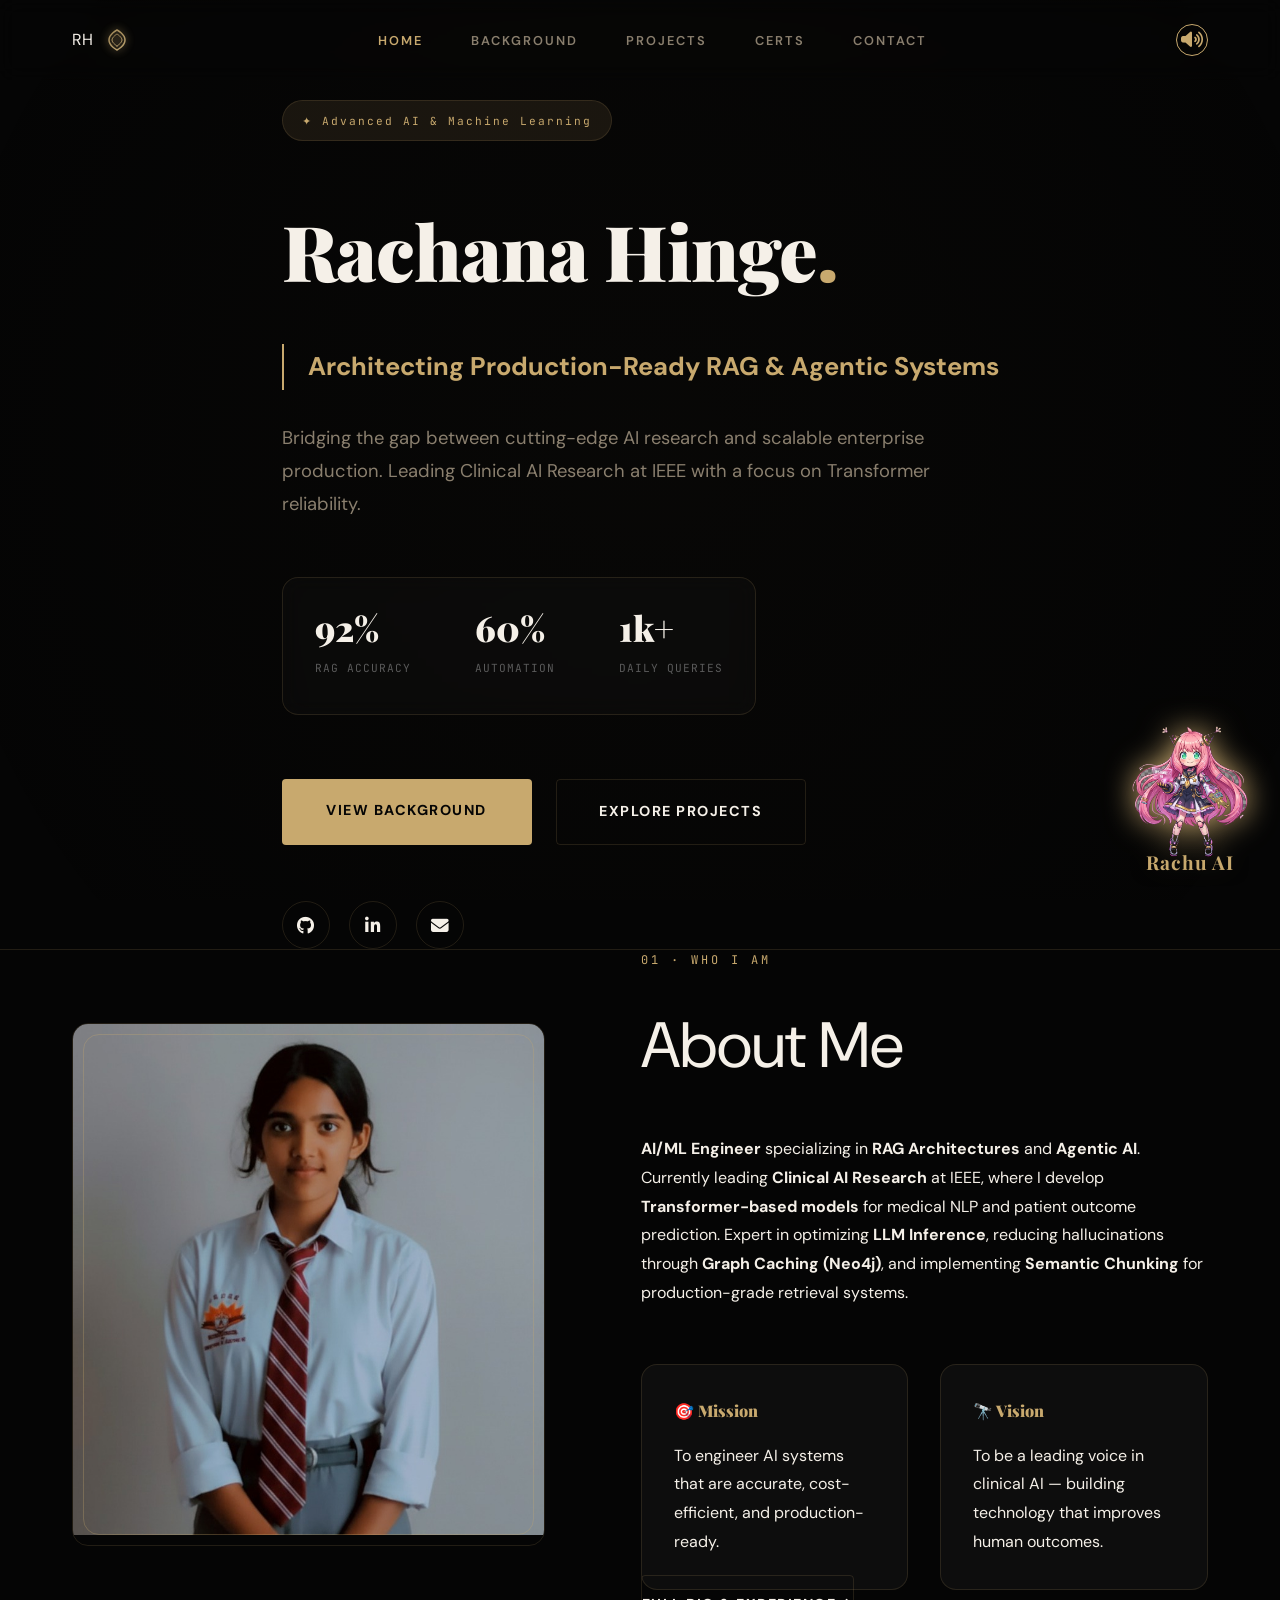
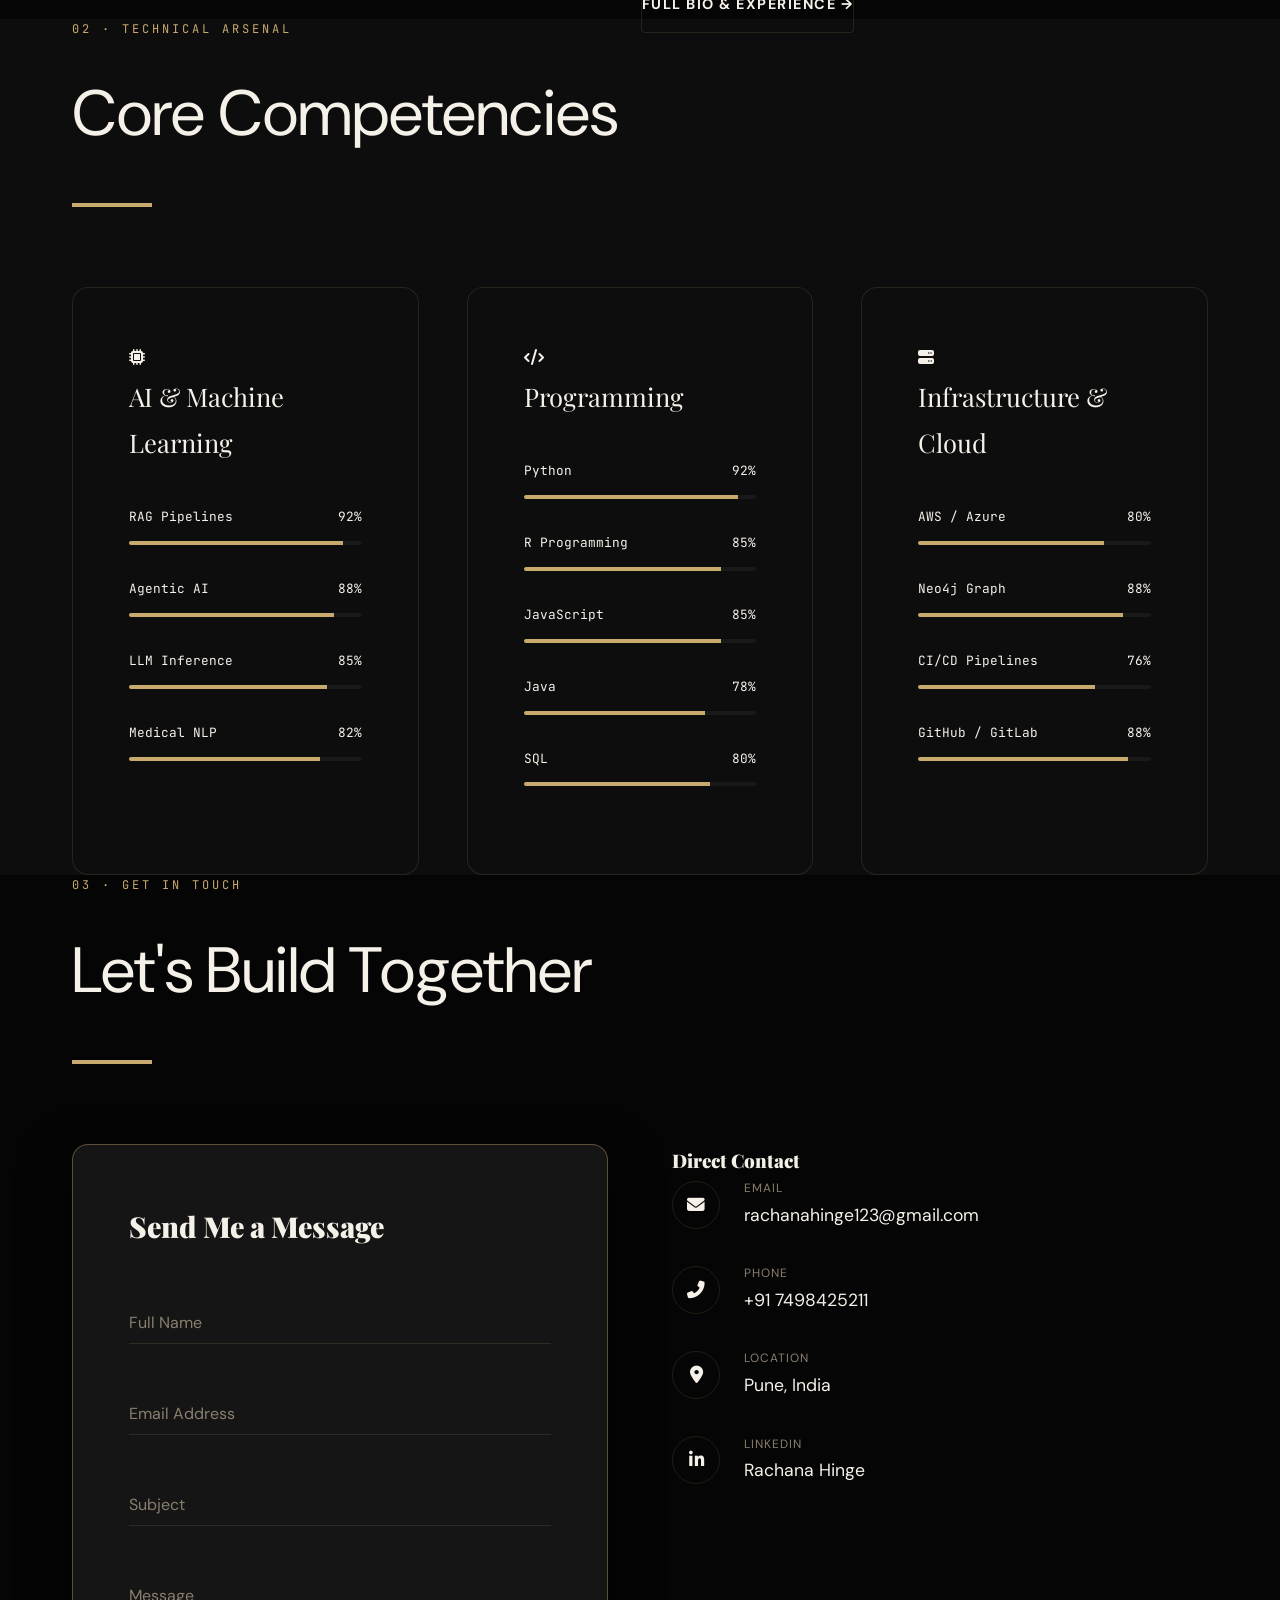
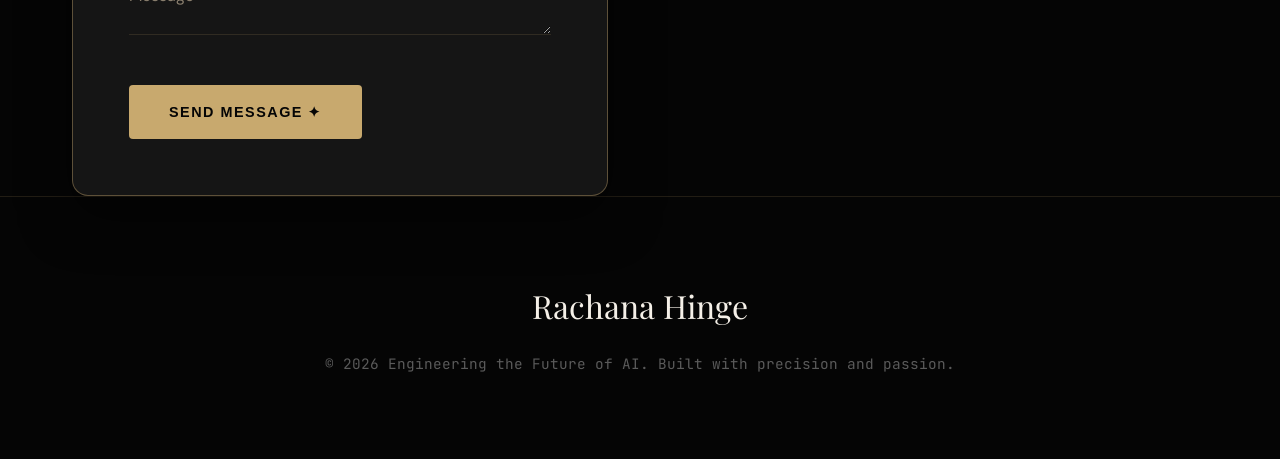
<file: index.html>
<!DOCTYPE html>
<html lang="en">
<head>
    <meta charset="UTF-8"/>
    <meta name="viewport" content="width=device-width,initial-scale=1.0"/>
    <title>Rachana Hinge — AI/ML Engineer</title>
    <link href="https://fonts.googleapis.com/css2?family=Playfair+Display:ital,wght@0,400;0,700;0,900;1,400&family=DM+Sans:wght@300;400;500;600&family=JetBrains+Mono:wght@400;600&display=swap" rel="stylesheet"/>
    <link rel="stylesheet" href="https://cdnjs.cloudflare.com/ajax/libs/font-awesome/6.5.0/css/all.min.css"/>
    <link rel="stylesheet" href="style.css"/>
</head>
<body>
    <script>
        (function() {
            const dark = localStorage.getItem('theme') !== 'light';
            if (!dark) document.body.classList.add('day-mode');
        })();
    </script>

<div class="bg-mesh"></div>
<canvas id="neural-canvas"></canvas>

<nav id="navbar">
    <div class="section-inner" style="display:flex; justify-content:space-between; align-items:center; width:100%;">
        <div style="display:flex; align-items:center; gap:12px;">
            <a href="index.html" class="logo">RH</a>
            <svg width="24" height="24" viewBox="0 0 24 24" fill="none" xmlns="http://www.w3.org/2000/svg" style="opacity:0.8; filter: drop-shadow(0 0 5px var(--accent-gold));">
                <path d="M12 22C12 22 20 18 20 12C20 6 12 2 12 2C12 2 4 6 4 12C4 18 12 22 12 22Z" stroke="url(#goldGradient)" stroke-width="1.5" stroke-linecap="round"/>
                <path d="M12 18C12 18 17 15 17 12C17 9 12 6 12 6C12 6 7 9 7 12C7 15 12 18 12 18Z" stroke="url(#goldGradient)" stroke-width="1" stroke-linecap="round"/>
                <defs><linearGradient id="goldGradient" x1="4" y1="2" x2="20" y2="22" gradientUnits="userSpaceOnUse"><stop stop-color="#c8a96e"/><stop offset="1" stop-color="#e8c98a"/></linearGradient></defs>
            </svg>
        </div>
        <ul class="nav-links">
            <li><a href="index.html" class="active">Home</a></li>
            <li><a href="background.html">Background</a></li>
            <li><a href="projects.html">Projects</a></li>
            <li><a href="certifications.html">Certs</a></li>
            <li><a href="index.html#contact">Contact</a></li>
        </ul>
        <div id="nav-actions" style="display:flex; gap:10px;"></div>
    </div>
</nav>

<section id="landing">
  <div class="section-inner">
      <div class="hero-content">
        <div class="hero-tag lowercase">✦ Advanced AI & Machine Learning</div>
        <h1 class="hero-name">Rachana Hinge<span>.</span></h1>
        <div class="hero-desig">Architecting Production-Ready RAG & Agentic Systems</div>
        <p class="hero-intro">Bridging the gap between cutting-edge AI research and scalable enterprise production. Leading Clinical AI Research at IEEE with a focus on Transformer reliability.</p>
        
        <div class="hero-stats">
            <div class="stat-item">
                <span class="stat-num">92%</span>
                <span class="stat-label">RAG Accuracy</span>
            </div>
            <div class="stat-item">
                <span class="stat-num">60%</span>
                <span class="stat-label">Automation</span>
            </div>
            <div class="stat-item">
                <span class="stat-num">1k+</span>
                <span class="stat-label">Daily Queries</span>
            </div>
        </div>

        <div class="cta-row">
          <a href="background.html" class="btn-primary">View Background</a>
          <a href="projects.html" class="btn-outline">Explore Projects</a>
        </div>

        <div class="social-row" style="margin-top: 3rem;">
          <a href="https://github.com/Rachana-88Developer" target="_blank" class="social-icon"><i class="fab fa-github"></i></a>
          <a href="https://linkedin.com/in/rachana-hinge" target="_blank" class="social-icon"><i class="fab fa-linkedin-in"></i></a>
          <a href="mailto:rachanahinge123@gmail.com" class="social-icon"><i class="fas fa-envelope"></i></a>
        </div>
      </div>
  </div>
</section>

<section id="about" style="border-top:1px solid var(--border-subtle);">
  <div class="section-inner">
    <div class="about-grid">
      <div class="about-photo-wrap reveal">
        <div class="about-photo" style="box-shadow: 0 0 50px var(--glow);">
            <img src="assets/Profile.jpg" alt="Rachana Hinge">
            <div style="position: absolute; inset: 0; border: 1px solid var(--accent-gold); border-radius: var(--radius-lg); opacity: 0.3; margin: 10px; pointer-events: none;"></div>
        </div>
      </div>
      <div class="reveal about-text">
        <div class="section-label">01 · Who I Am</div>
        <div class="section-title">About Me</div>
        <p><strong>AI/ML Engineer</strong> specializing in <strong>RAG Architectures</strong> and <strong>Agentic AI</strong>. Currently leading <strong>Clinical AI Research</strong> at IEEE, where I develop <strong>Transformer-based models</strong> for medical NLP and patient outcome prediction. Expert in optimizing <strong>LLM Inference</strong>, reducing hallucinations through <strong>Graph Caching (Neo4j)</strong>, and implementing <strong>Semantic Chunking</strong> for production-grade retrieval systems.</p>
        <div class="mv-grid">
          <div class="mv-card">
            <h4>🎯 Mission</h4>
            <p>To engineer AI systems that are accurate, cost-efficient, and production-ready.</p>
          </div>
          <div class="mv-card">
            <h4>🔭 Vision</h4>
            <p>To be a leading voice in clinical AI — building technology that improves human outcomes.</p>
          </div>
        </div>
        <a href="background.html" class="btn-outline" style="margin-top:2.5rem;">Full Bio & Experience →</a>
      </div>
    </div>
  </div>
</section>

<section id="skills" style="background:var(--bg-card);">
  <div class="section-inner">
    <div class="section-label">02 · Technical Arsenal</div>
    <div class="section-title">Core Competencies</div>
    <div class="section-line"></div>
    <div class="skills-grid">
        <div class="skill-card reveal">
          <div class="skill-icon-wrap"><i class="fas fa-microchip"></i></div>
          <div class="skill-cat">AI & Machine Learning</div>
          <div class="skill-item"><div class="skill-row"><span>RAG Pipelines</span><span>92%</span></div><div class="skill-bar"><div class="skill-fill" data-width="92%"></div></div></div>
          <div class="skill-item"><div class="skill-row"><span>Agentic AI</span><span>88%</span></div><div class="skill-bar"><div class="skill-fill" data-width="88%"></div></div></div>
          <div class="skill-item"><div class="skill-row"><span>LLM Inference</span><span>85%</span></div><div class="skill-bar"><div class="skill-fill" data-width="85%"></div></div></div>
          <div class="skill-item"><div class="skill-row"><span>Medical NLP</span><span>82%</span></div><div class="skill-bar"><div class="skill-fill" data-width="82%"></div></div></div>
        </div>
        <div class="skill-card reveal">
          <div class="skill-icon-wrap"><i class="fas fa-code"></i></div>
          <div class="skill-cat">Programming</div>
          <div class="skill-item"><div class="skill-row"><span>Python</span><span>92%</span></div><div class="skill-bar"><div class="skill-fill" data-width="92%"></div></div></div>
          <div class="skill-item"><div class="skill-row"><span>R Programming</span><span>85%</span></div><div class="skill-bar"><div class="skill-fill" data-width="85%"></div></div></div>
          <div class="skill-item"><div class="skill-row"><span>JavaScript</span><span>85%</span></div><div class="skill-bar"><div class="skill-fill" data-width="85%"></div></div></div>
          <div class="skill-item"><div class="skill-row"><span>Java</span><span>78%</span></div><div class="skill-bar"><div class="skill-fill" data-width="78%"></div></div></div>
          <div class="skill-item"><div class="skill-row"><span>SQL</span><span>80%</span></div><div class="skill-bar"><div class="skill-fill" data-width="80%"></div></div></div>
        </div>
        <div class="skill-card reveal">
          <div class="skill-icon-wrap"><i class="fas fa-server"></i></div>
          <div class="skill-cat">Infrastructure & Cloud</div>
          <div class="skill-item"><div class="skill-row"><span>AWS / Azure</span><span>80%</span></div><div class="skill-bar"><div class="skill-fill" data-width="80%"></div></div></div>
          <div class="skill-item"><div class="skill-row"><span>Neo4j Graph</span><span>88%</span></div><div class="skill-bar"><div class="skill-fill" data-width="88%"></div></div></div>
          <div class="skill-item"><div class="skill-row"><span>CI/CD Pipelines</span><span>76%</span></div><div class="skill-bar"><div class="skill-fill" data-width="76%"></div></div></div>
          <div class="skill-item"><div class="skill-row"><span>GitHub / GitLab</span><span>88%</span></div><div class="skill-bar"><div class="skill-fill" data-width="90%"></div></div></div>
        </div>
    </div>
  </div>
</section>

<section id="contact">
  <div class="section-inner">
    <div class="section-label">03 · Get In Touch</div>
    <div class="section-title">Let's Build Together</div>
    <div class="section-line"></div>
    <div class="contact-grid">
      <div class="form-card reveal">
        <h3>Send Me a Message</h3>
        <div class="field-wrap">
          <input type="text" id="f-name" required placeholder=" "/>
          <label class="field-label" for="f-name">Full Name</label>
        </div>
        <div class="field-wrap">
          <input type="email" id="f-email" required placeholder=" "/>
          <label class="field-label" for="f-email">Email Address</label>
        </div>
        <div class="field-wrap">
          <input type="text" id="f-subj" required placeholder=" "/>
          <label class="field-label" for="f-subj">Subject</label>
        </div>
        <div class="field-wrap">
          <textarea id="f-msg" required placeholder=" "></textarea>
          <label class="field-label" for="f-msg">Message</label>
        </div>
        <button class="send-btn" onclick="sendMsg()">Send Message ✦</button>
      </div>
      <div class="contact-info reveal">
        <h3>Direct Contact</h3>
        <div class="info-row" style="margin-bottom:2rem; display:flex; gap:1.5rem; align-items:center;">
          <a href="mailto:rachanahinge123@gmail.com" class="social-icon" style="text-decoration:none;"><i class="fas fa-envelope"></i></a>
          <div><div style="font-size:0.75rem; text-transform:uppercase; color:var(--text-secondary); letter-spacing:1px;">Email</div><div style="font-size:1.1rem;"><a href="mailto:rachanahinge123@gmail.com" style="color:var(--text-primary); text-decoration:none;">rachanahinge123@gmail.com</a></div></div>
        </div>
        <div class="info-row" style="margin-bottom:2rem; display:flex; gap:1.5rem; align-items:center;">
          <a href="tel:+917498425211" class="social-icon" style="text-decoration:none;"><i class="fas fa-phone-alt"></i></a>
          <div><div style="font-size:0.75rem; text-transform:uppercase; color:var(--text-secondary); letter-spacing:1px;">Phone</div><div style="font-size:1.1rem;"><a href="tel:+917498425211" style="color:var(--text-primary); text-decoration:none;">+91 7498425211</a></div></div>
        </div>
        <div class="info-row" style="margin-bottom:2rem; display:flex; gap:1.5rem; align-items:center;">
          <div class="social-icon"><i class="fas fa-map-marker-alt"></i></div>
          <div><div style="font-size:0.75rem; text-transform:uppercase; color:var(--text-secondary); letter-spacing:1px;">Location</div><div style="font-size:1.1rem; color:var(--text-primary);">Pune, India</div></div>
        </div>
        <div class="info-row" style="display:flex; gap:1.5rem; align-items:center;">
          <a href="https://linkedin.com/in/rachana-hinge" target="_blank" class="social-icon" style="text-decoration:none;"><i class="fab fa-linkedin-in"></i></a>
          <div><div style="font-size:0.75rem; text-transform:uppercase; color:var(--text-secondary); letter-spacing:1px;">LinkedIn</div><div style="font-size:1.1rem;"><a href="https://linkedin.com/in/rachana-hinge" target="_blank" style="color:var(--text-primary); text-decoration:none;">Rachana Hinge</a></div></div>
        </div>
      </div>
    </div>
  </div>
</section>

<!-- CHATBOT -->
<div class="bot-toggle">
    <img src="assets/rachu-avatar.png" alt="Rachu" class="toggle-avatar">
    <span class="toggle-name">Rachu AI</span>
</div>
<div class="bot-window">
    <div class="bot-header">
        <div style="display:flex; align-items:center; gap:12px;">
            <img src="assets/rachu-avatar.png" alt="AI Avatar" class="bot-avatar">
            <span>Rachana</span>
        </div>
        <div class="bot-close" style="cursor:pointer; opacity:0.6;"><i class="fas fa-times"></i></div>
    </div>
    <div class="bot-messages" id="bot-messages">
        <div class="bot-msg ai">Hi. Ready.</div>
    </div>
    <div class="bot-input-area">
        <input type="text" class="bot-input" id="bot-input" placeholder="Ask about her projects...">
        <button class="bot-send" id="bot-send"><i class="fas fa-paper-plane"></i></button>
    </div>
</div>

<footer>
    <div class="section-inner">
        <div class="footer-name">Rachana Hinge</div>
        <div class="footer-copy">© 2026 Engineering the Future of AI. Built with precision and passion.</div>
    </div>
</footer>

<script src="main.js"></script>
</body>
</html>
</file>
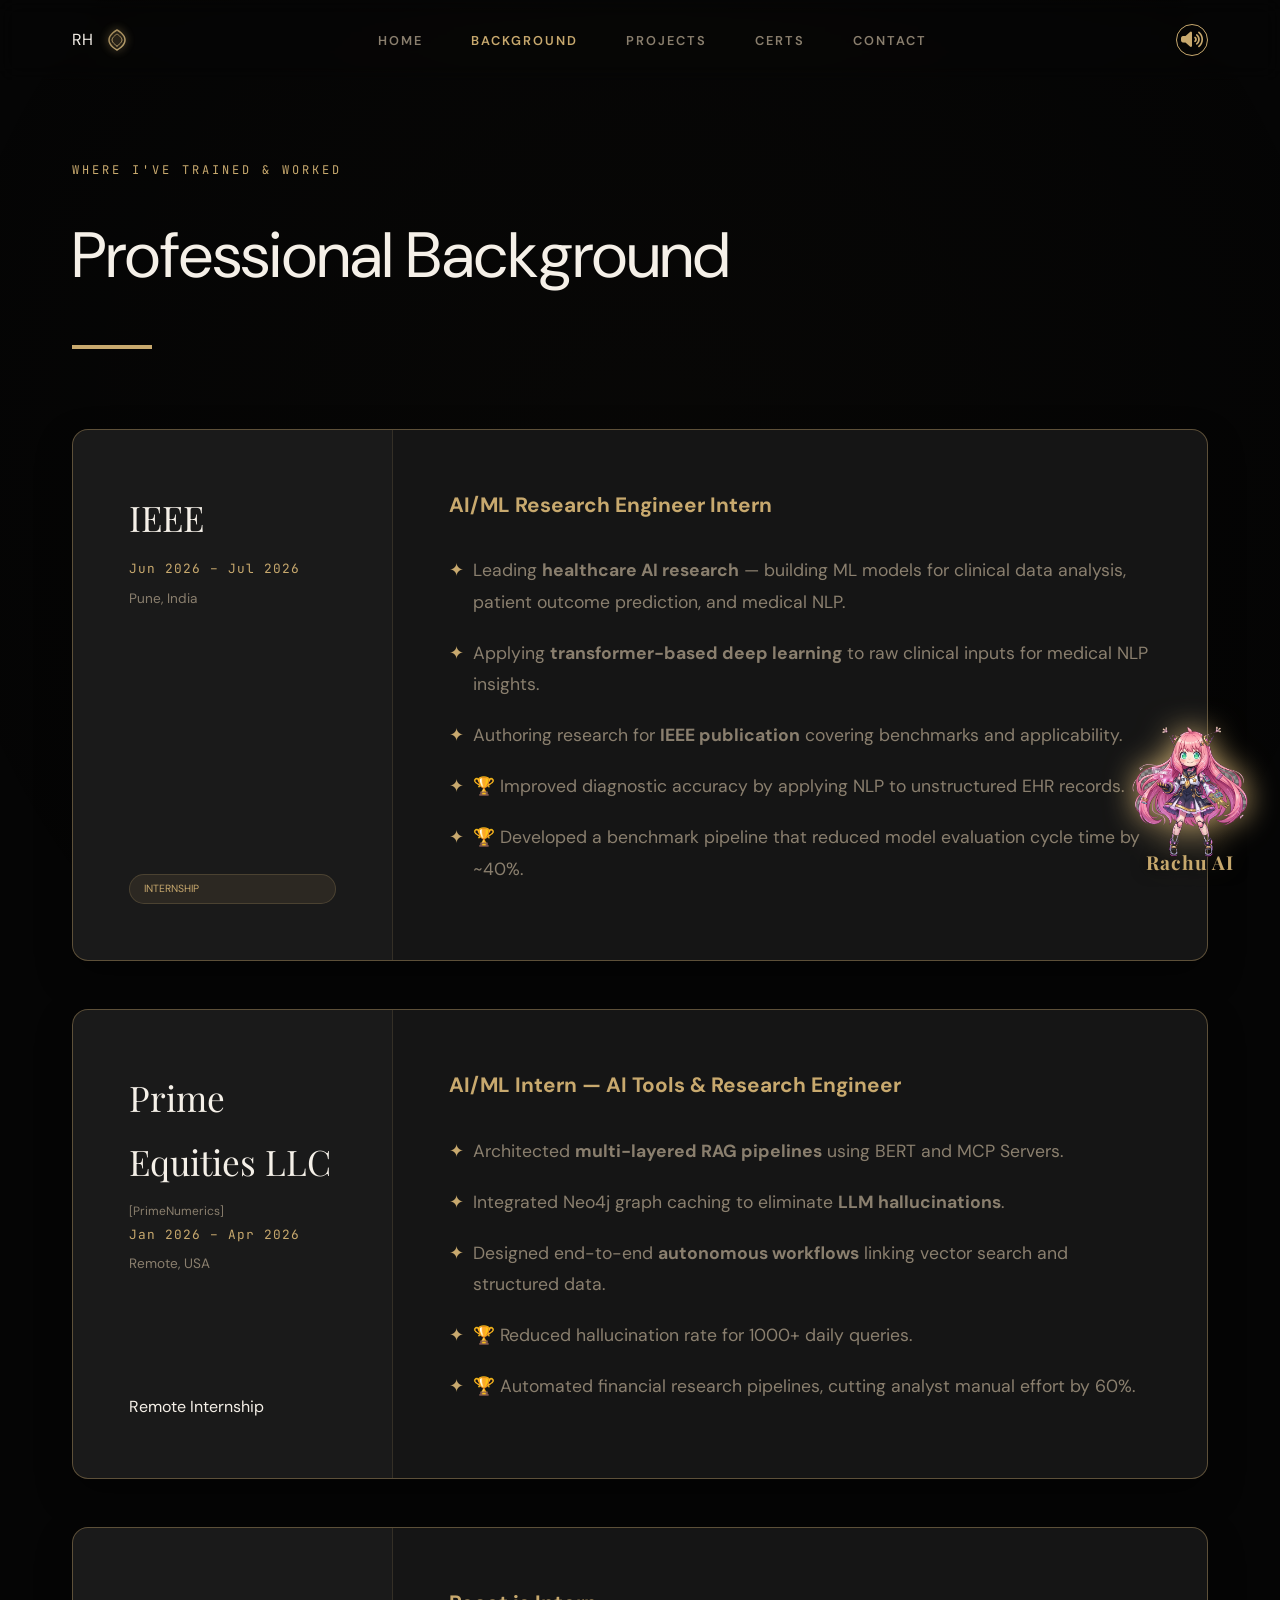
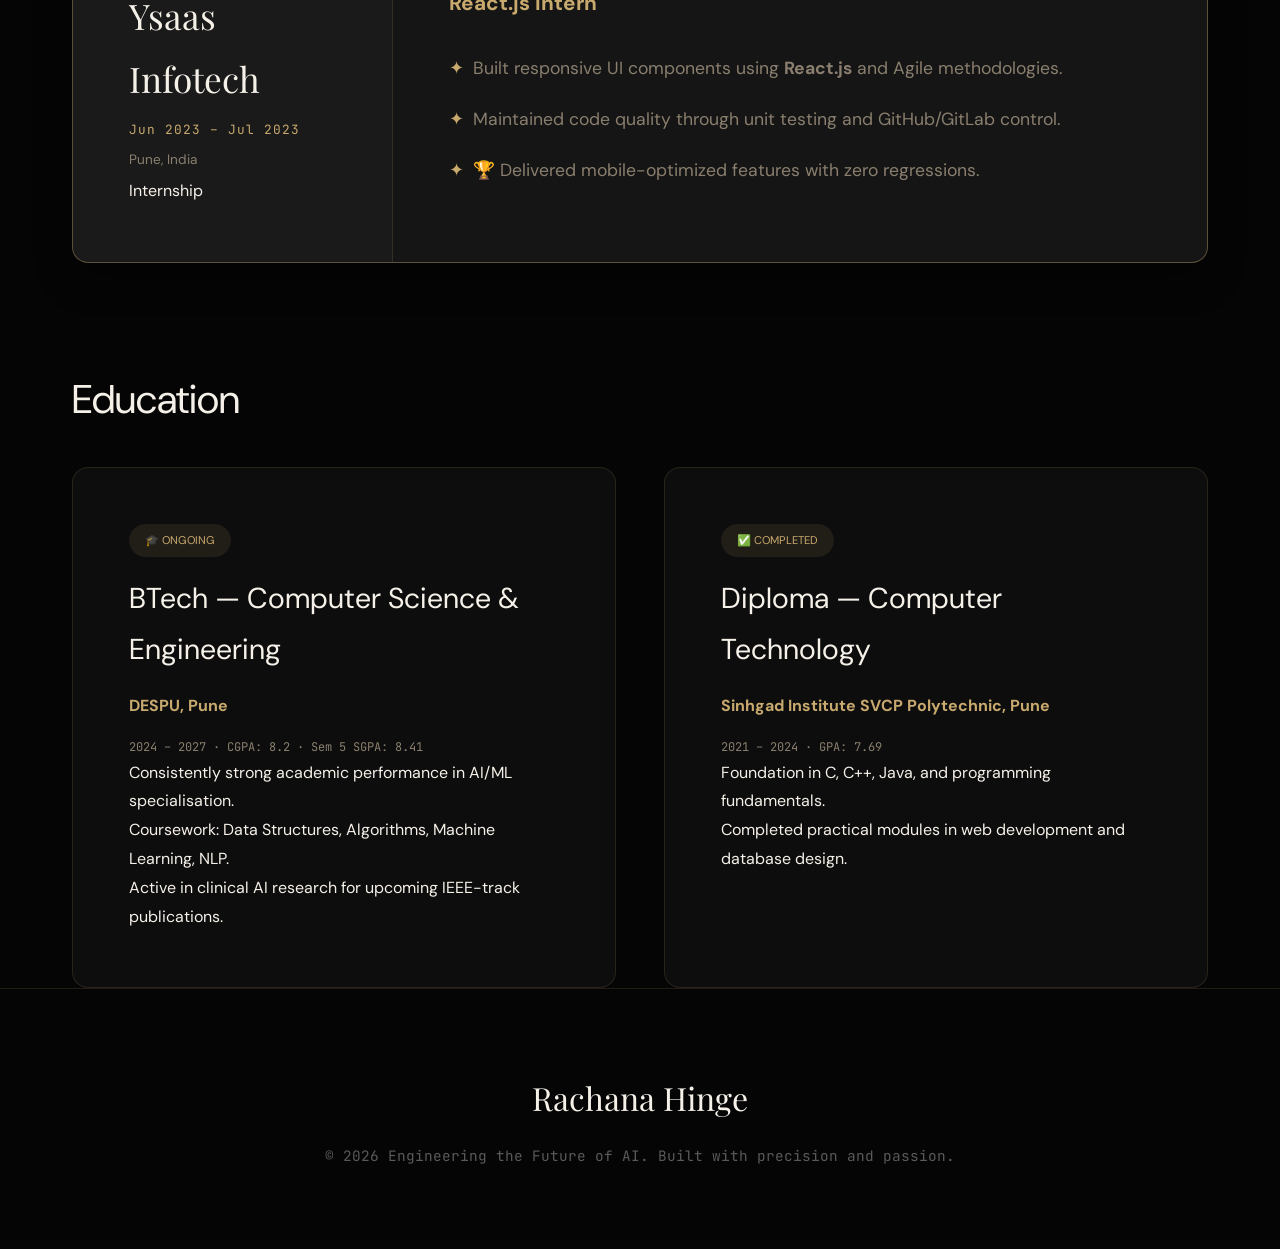
<file: background.html>
<!DOCTYPE html>
<html lang="en">
<head>
    <meta charset="UTF-8"/>
    <meta name="viewport" content="width=device-width,initial-scale=1.0"/>
    <title>Background — Rachana Hinge</title>
    <link href="https://fonts.googleapis.com/css2?family=Playfair+Display:ital,wght@0,400;0,700;0,900;1,400&family=DM+Sans:wght@300;400;500;600&family=JetBrains+Mono:wght@400;600&display=swap" rel="stylesheet"/>
    <link rel="stylesheet" href="https://cdnjs.cloudflare.com/ajax/libs/font-awesome/6.5.0/css/all.min.css"/>
    <link rel="stylesheet" href="style.css"/>
</head>
<body>

<div class="bg-mesh"></div>
<canvas id="neural-canvas"></canvas>

<nav id="navbar">
    <div class="section-inner" style="display:flex; justify-content:space-between; align-items:center; width:100%;">
        <div style="display:flex; align-items:center; gap:12px;">
            <a href="index.html" class="logo">RH</a>
            <svg width="24" height="24" viewBox="0 0 24 24" fill="none" xmlns="http://www.w3.org/2000/svg" style="opacity:0.8; filter: drop-shadow(0 0 5px var(--accent-gold));">
                <path d="M12 22C12 22 20 18 20 12C20 6 12 2 12 2C12 2 4 6 4 12C4 18 12 22 12 22Z" stroke="url(#goldGradient)" stroke-width="1.5" stroke-linecap="round"/>
                <path d="M12 18C12 18 17 15 17 12C17 9 12 6 12 6C12 6 7 9 7 12C7 15 12 18 12 18Z" stroke="url(#goldGradient)" stroke-width="1" stroke-linecap="round"/>
                <defs><linearGradient id="goldGradient" x1="4" y1="2" x2="20" y2="22" gradientUnits="userSpaceOnUse"><stop stop-color="#c8a96e"/><stop offset="1" stop-color="#e8c98a"/></linearGradient></defs>
            </svg>
        </div>
        <ul class="nav-links">
            <li><a href="index.html">Home</a></li>
            <li><a href="background.html" class="active">Background</a></li>
            <li><a href="projects.html">Projects</a></li>
            <li><a href="certifications.html">Certs</a></li>
            <li><a href="index.html#contact">Contact</a></li>
        </ul>
        <div id="nav-actions" style="display:flex; gap:10px;"></div>
    </div>
</nav>

<section style="padding-top:160px;">
    <div class="section-inner">
        <div class="section-label">Where I've Trained & Worked</div>
        <div class="section-title">Professional Background</div>
        <div class="section-line"></div>

        <div id="experience">
            <!-- IEEE -->
            <div class="exp-card reveal">
                <div class="exp-left">
                  <div>
                    <div class="exp-company">IEEE</div>
                    <div class="exp-duration">Jun 2026 – Jul 2026</div>
                    <div style="font-size:.85rem;color:var(--text-secondary);margin-top:.4rem">Pune, India</div>
                  </div>
                  <span class="exp-type" style="display:inline-block;background:rgba(200,169,110,.1);color:var(--accent-gold);border:1px solid rgba(200,169,110,.2);border-radius:50px;font-size:.65rem;padding:.3rem .9rem;text-transform:uppercase;margin-top:1.5rem;">Internship</span>
                </div>
                <div class="exp-right">
                  <div class="exp-role">AI/ML Research Engineer Intern</div>
                  <ul class="exp-list">
                    <li>Leading <strong>healthcare AI research</strong> — building ML models for clinical data analysis, patient outcome prediction, and medical NLP.</li>
                    <li>Applying <strong>transformer-based deep learning</strong> to raw clinical inputs for medical NLP insights.</li>
                    <li>Authoring research for <strong>IEEE publication</strong> covering benchmarks and applicability.</li>
                    <li>🏆 Improved diagnostic accuracy by applying NLP to unstructured EHR records.</li>
                    <li>🏆 Developed a benchmark pipeline that reduced model evaluation cycle time by ~40%.</li>
                  </ul>
                </div>
            </div>
            
            <!-- Prime Equities -->
            <div class="exp-card reveal">
                <div class="exp-left">
                  <div>
                    <div class="exp-company">Prime Equities LLC</div>
                    <div style="font-size:.75rem;color:var(--text-secondary);margin-top:.3rem">[PrimeNumerics]</div>
                    <div class="exp-duration">Jan 2026 – Apr 2026</div>
                    <div style="font-size:.85rem;color:var(--text-secondary);margin-top:.4rem">Remote, USA</div>
                  </div>
                  <span class="exp-type">Remote Internship</span>
                </div>
                <div class="exp-right">
                  <div class="exp-role">AI/ML Intern — AI Tools & Research Engineer</div>
                  <ul class="exp-list">
                    <li>Architected <strong>multi-layered RAG pipelines</strong> using BERT and MCP Servers.</li>
                    <li>Integrated Neo4j graph caching to eliminate <strong>LLM hallucinations</strong>.</li>
                    <li>Designed end-to-end <strong>autonomous workflows</strong> linking vector search and structured data.</li>
                    <li>🏆 Reduced hallucination rate for 1000+ daily queries.</li>
                    <li>🏆 Automated financial research pipelines, cutting analyst manual effort by 60%.</li>
                  </ul>
                </div>
            </div>

            <!-- Ysaas -->
            <div class="exp-card reveal">
                <div class="exp-left">
                  <div>
                    <div class="exp-company">Ysaas Infotech</div>
                    <div class="exp-duration">Jun 2023 – Jul 2023</div>
                    <div style="font-size:.85rem;color:var(--text-secondary);margin-top:.4rem">Pune, India</div>
                  </div>
                  <span class="exp-type">Internship</span>
                </div>
                <div class="exp-right">
                  <div class="exp-role">React.js Intern</div>
                  <ul class="exp-list">
                    <li>Built responsive UI components using <strong>React.js</strong> and Agile methodologies.</li>
                    <li>Maintained code quality through unit testing and GitHub/GitLab control.</li>
                    <li>🏆 Delivered mobile-optimized features with zero regressions.</li>
                  </ul>
                </div>
            </div>
        </div>

        <div id="education" style="margin-top:100px;">
            <div class="section-title" style="font-size:2.5rem;">Education</div>
            <div class="edu-grid">
                <div class="edu-card reveal">
                    <span class="badge" style="background:rgba(200,169,110,0.1); color:var(--accent-gold); padding:0.4rem 1rem; border-radius:50px; font-size:0.7rem; text-transform:uppercase; margin-bottom:1rem; display:inline-block;">🎓 Ongoing</span>
                    <div class="edu-qual">BTech — Computer Science & Engineering</div>
                    <div class="edu-inst">DESPU, Pune</div>
                    <div class="edu-meta">2024 – 2027 · CGPA: 8.2 · Sem 5 SGPA: 8.41</div>
                    <ul class="edu-list">
                        <li>Consistently strong academic performance in AI/ML specialisation.</li>
                        <li>Coursework: Data Structures, Algorithms, Machine Learning, NLP.</li>
                        <li>Active in clinical AI research for upcoming IEEE-track publications.</li>
                    </ul>
                </div>
                <div class="edu-card reveal">
                    <span class="badge" style="background:rgba(200,169,110,0.1); color:var(--accent-gold); padding:0.4rem 1rem; border-radius:50px; font-size:0.7rem; text-transform:uppercase; margin-bottom:1rem; display:inline-block;">✅ Completed</span>
                    <div class="edu-qual">Diploma — Computer Technology</div>
                    <div class="edu-inst">Sinhgad Institute SVCP Polytechnic, Pune</div>
                    <div class="edu-meta">2021 – 2024 · GPA: 7.69</div>
                    <ul class="edu-list">
                        <li>Foundation in C, C++, Java, and programming fundamentals.</li>
                        <li>Completed practical modules in web development and database design.</li>
                    </ul>
                </div>
            </div>
        </div>
    </div>
</section>

<!-- CHATBOT -->
<div class="bot-toggle">
    <img src="assets/rachu-avatar.png" alt="Rachu" class="toggle-avatar">
    <span class="toggle-name">Rachu AI</span>
</div>
<div class="bot-window">
    <div class="bot-header">
        <div style="display:flex; align-items:center; gap:12px;">
            <img src="assets/rachu-avatar.png" alt="AI Avatar" class="bot-avatar">
            <span>Rachana</span>
        </div>
        <div class="bot-close" style="cursor:pointer; opacity:0.6;"><i class="fas fa-times"></i></div>
    </div>
    <div class="bot-messages" id="bot-messages">
        <div class="bot-msg ai">Hi. Ready.</div>
    </div>
    <div class="bot-input-area">
        <input type="text" class="bot-input" id="bot-input" placeholder="Ask about her projects...">
        <button class="bot-send" id="bot-send"><i class="fas fa-paper-plane"></i></button>
    </div>
</div>

<footer>
    <div class="section-inner">
        <div class="footer-name">Rachana Hinge</div>
        <div class="footer-copy">© 2026 Engineering the Future of AI. Built with precision and passion.</div>
    </div>
</footer>

<script src="main.js"></script>
</body>
</html>
</file>
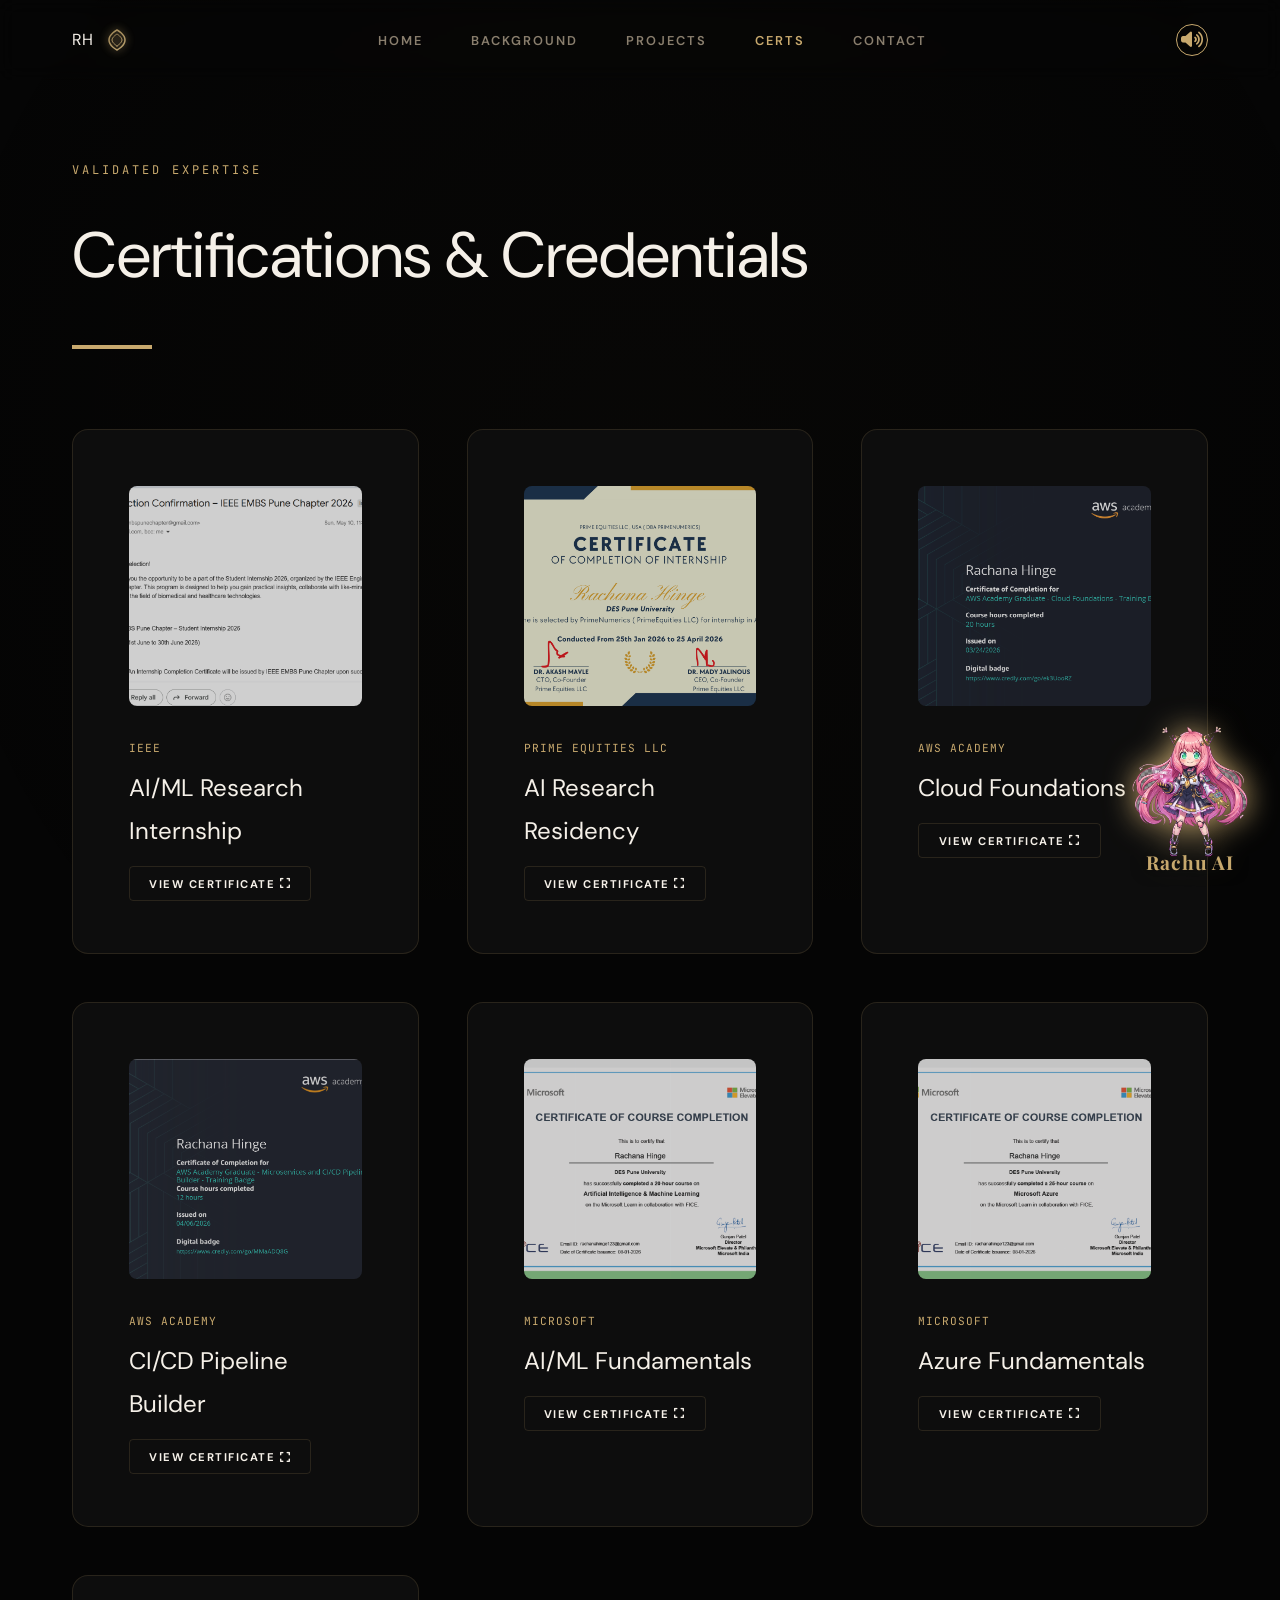
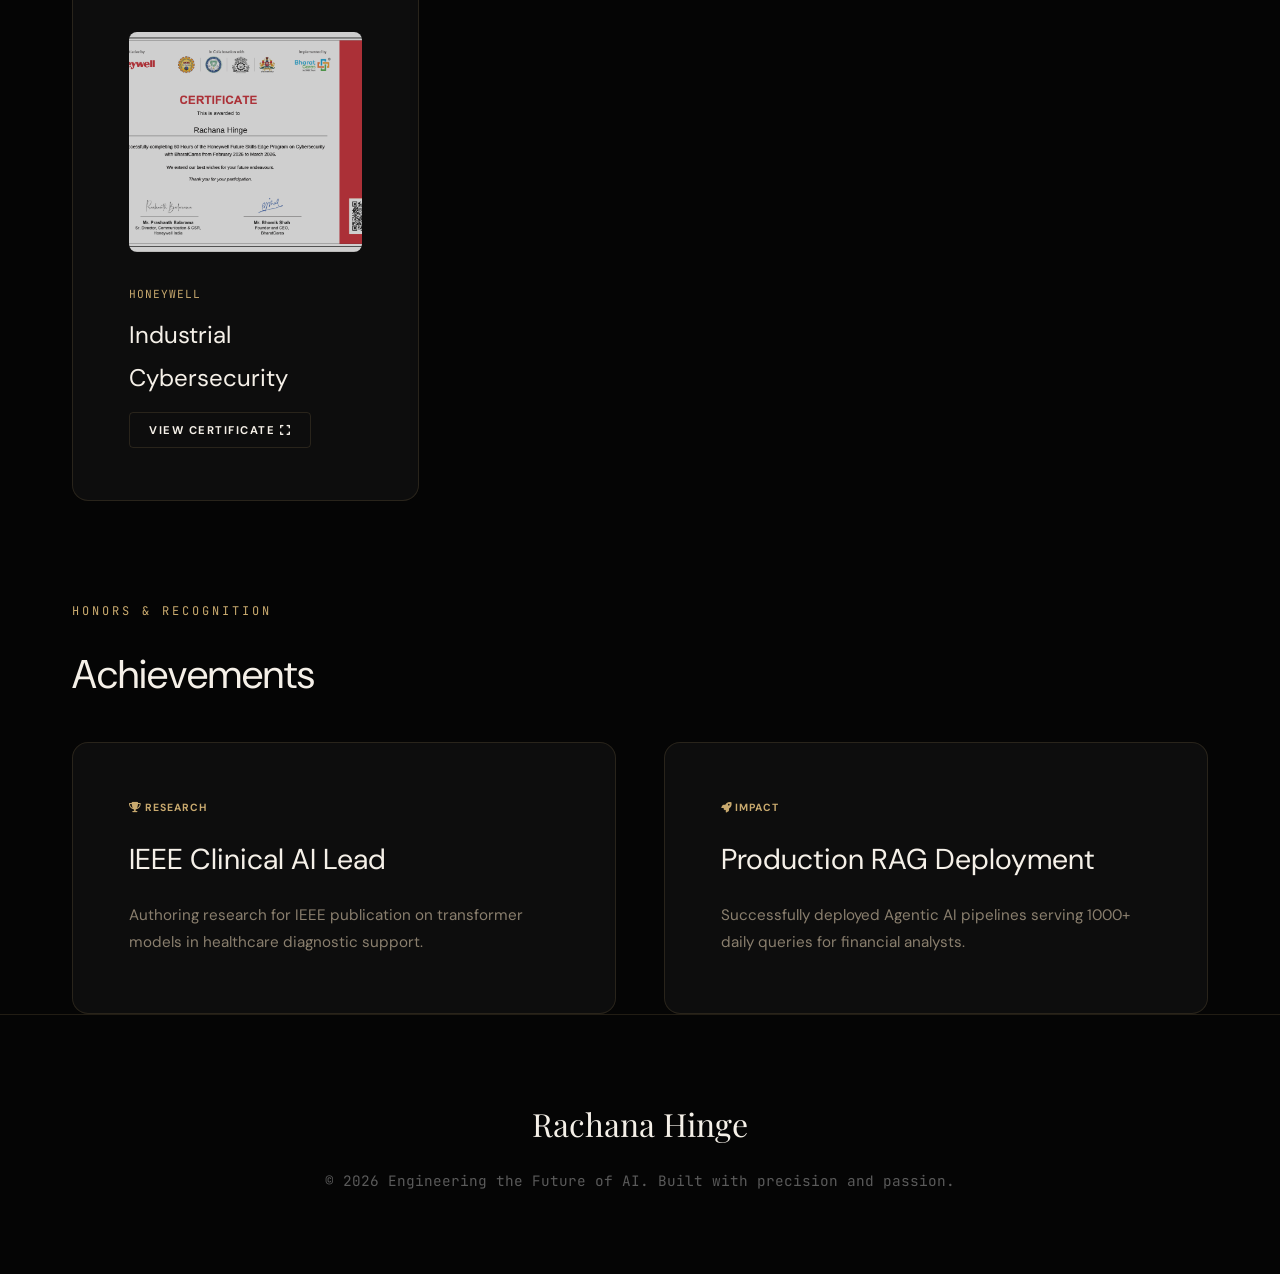
<file: certifications.html>
<!DOCTYPE html>
<html lang="en">
<head>
    <meta charset="UTF-8"/>
    <meta name="viewport" content="width=device-width,initial-scale=1.0"/>
    <title>Certifications — Rachana Hinge</title>
    <link href="https://fonts.googleapis.com/css2?family=Playfair+Display:ital,wght@0,400;0,700;0,900;1,400&family=DM+Sans:wght@300;400;500;600&family=JetBrains+Mono:wght@400;600&display=swap" rel="stylesheet"/>
    <link rel="stylesheet" href="https://cdnjs.cloudflare.com/ajax/libs/font-awesome/6.5.0/css/all.min.css"/>
    <link rel="stylesheet" href="style.css"/>
</head>
<body>

<div class="bg-mesh"></div>
<canvas id="neural-canvas"></canvas>

<nav id="navbar">
    <div class="section-inner" style="display:flex; justify-content:space-between; align-items:center; width:100%;">
        <div style="display:flex; align-items:center; gap:12px;">
            <a href="index.html" class="logo">RH</a>
            <svg width="24" height="24" viewBox="0 0 24 24" fill="none" xmlns="http://www.w3.org/2000/svg" style="opacity:0.8; filter: drop-shadow(0 0 5px var(--accent-gold));">
                <path d="M12 22C12 22 20 18 20 12C20 6 12 2 12 2C12 2 4 6 4 12C4 18 12 22 12 22Z" stroke="url(#goldGradient)" stroke-width="1.5" stroke-linecap="round"/>
                <path d="M12 18C12 18 17 15 17 12C17 9 12 6 12 6C12 6 7 9 7 12C7 15 12 18 12 18Z" stroke="url(#goldGradient)" stroke-width="1" stroke-linecap="round"/>
                <defs><linearGradient id="goldGradient" x1="4" y1="2" x2="20" y2="22" gradientUnits="userSpaceOnUse"><stop stop-color="#c8a96e"/><stop offset="1" stop-color="#e8c98a"/></linearGradient></defs>
            </svg>
        </div>
        <ul class="nav-links">
            <li><a href="index.html">Home</a></li>
            <li><a href="background.html">Background</a></li>
            <li><a href="projects.html">Projects</a></li>
            <li><a href="certifications.html" class="active">Certs</a></li>
            <li><a href="index.html#contact">Contact</a></li>
        </ul>
        <div id="nav-actions" style="display:flex; gap:10px;"></div>
    </div>
</nav>

<section style="padding-top:160px;">
    <div class="section-inner">
        <div class="section-label">Validated Expertise</div>
        <div class="section-title">Certifications & Credentials</div>
        <div class="section-line"></div>

        <div class="skills-grid">
            <!-- IEEE -->
            <div class="cert-card reveal">
                <div class="cert-thumb"><img src="Certificates/IEEE_ALML Research Internship.png"></div>
                <div class="cert-provider" style="font-family:'JetBrains Mono',monospace; color:var(--accent-gold); font-size:0.7rem; text-transform:uppercase; margin-bottom:0.5rem; letter-spacing:1px;">IEEE</div>
                <div class="edu-qual" style="font-size:1.5rem; margin-bottom:1rem;">AI/ML Research Internship</div>
                <a href="Certificates/IEEE_ALML Research Internship.png" target="_blank" class="btn-outline" style="padding:0.6rem 1.2rem; font-size:0.7rem;">View Certificate <i class="fas fa-expand"></i></a>
            </div>
            <!-- Prime Numerics -->
            <div class="cert-card reveal">
                <div class="cert-thumb"><img src="Certificates/PrimeNumerics_internship-complited-certificate-1.png"></div>
                <div class="cert-provider" style="font-family:'JetBrains Mono',monospace; color:var(--accent-gold); font-size:0.7rem; text-transform:uppercase; margin-bottom:0.5rem; letter-spacing:1px;">Prime Equities LLC</div>
                <div class="edu-qual" style="font-size:1.5rem; margin-bottom:1rem;">AI Research Residency</div>
                <a href="Certificates/PrimeNumerics_internship-complited-certificate-1.png" target="_blank" class="btn-outline" style="padding:0.6rem 1.2rem; font-size:0.7rem;">View Certificate <i class="fas fa-expand"></i></a>
            </div>
            <!-- AWS Cloud -->
            <div class="cert-card reveal">
                <div class="cert-thumb"><img src="Achievements/AWS_Cloud Foundations.png"></div>
                <div class="cert-provider" style="font-family:'JetBrains Mono',monospace; color:var(--accent-gold); font-size:0.7rem; text-transform:uppercase; margin-bottom:0.5rem; letter-spacing:1px;">AWS Academy</div>
                <div class="edu-qual" style="font-size:1.5rem; margin-bottom:1rem;">Cloud Foundations</div>
                <a href="Achievements/AWS_Cloud Foundations.png" target="_blank" class="btn-outline" style="padding:0.6rem 1.2rem; font-size:0.7rem;">View Certificate <i class="fas fa-expand"></i></a>
            </div>
            <!-- AWS CI/CD -->
            <div class="cert-card reveal">
                <div class="cert-thumb"><img src="Achievements/AWS_CI_CD_Pipeline_Builder.png"></div>
                <div class="cert-provider" style="font-family:'JetBrains Mono',monospace; color:var(--accent-gold); font-size:0.7rem; text-transform:uppercase; margin-bottom:0.5rem; letter-spacing:1px;">AWS Academy</div>
                <div class="edu-qual" style="font-size:1.5rem; margin-bottom:1rem;">CI/CD Pipeline Builder</div>
                <a href="Achievements/AWS_CI_CD_Pipeline_Builder.png" target="_blank" class="btn-outline" style="padding:0.6rem 1.2rem; font-size:0.7rem;">View Certificate <i class="fas fa-expand"></i></a>
            </div>
            <!-- Microsoft AI -->
            <div class="cert-card reveal">
                <div class="cert-thumb"><img src="Achievements/Microsoft_AI-ML.png"></div>
                <div class="cert-provider" style="font-family:'JetBrains Mono',monospace; color:var(--accent-gold); font-size:0.7rem; text-transform:uppercase; margin-bottom:0.5rem; letter-spacing:1px;">Microsoft</div>
                <div class="edu-qual" style="font-size:1.5rem; margin-bottom:1rem;">AI/ML Fundamentals</div>
                <a href="Achievements/Microsoft_AI-ML.png" target="_blank" class="btn-outline" style="padding:0.6rem 1.2rem; font-size:0.7rem;">View Certificate <i class="fas fa-expand"></i></a>
            </div>
            <!-- Microsoft Azure -->
            <div class="cert-card reveal">
                <div class="cert-thumb"><img src="Achievements/Microsoft_Azure.png"></div>
                <div class="cert-provider" style="font-family:'JetBrains Mono',monospace; color:var(--accent-gold); font-size:0.7rem; text-transform:uppercase; margin-bottom:0.5rem; letter-spacing:1px;">Microsoft</div>
                <div class="edu-qual" style="font-size:1.5rem; margin-bottom:1rem;">Azure Fundamentals</div>
                <a href="Achievements/Microsoft_Azure.png" target="_blank" class="btn-outline" style="padding:0.6rem 1.2rem; font-size:0.7rem;">View Certificate <i class="fas fa-expand"></i></a>
            </div>
            <!-- Honeywell -->
            <div class="cert-card reveal">
                <div class="cert-thumb"><img src="Achievements/Honeywell_-cybersecurity.png"></div>
                <div class="cert-provider" style="font-family:'JetBrains Mono',monospace; color:var(--accent-gold); font-size:0.7rem; text-transform:uppercase; margin-bottom:0.5rem; letter-spacing:1px;">Honeywell</div>
                <div class="edu-qual" style="font-size:1.5rem; margin-bottom:1rem;">Industrial Cybersecurity</div>
                <a href="Achievements/Honeywell_-cybersecurity.png" target="_blank" class="btn-outline" style="padding:0.6rem 1.2rem; font-size:0.7rem;">View Certificate <i class="fas fa-expand"></i></a>
            </div>
        </div>

        <div style="margin-top:100px;">
             <div class="section-label">Honors & Recognition</div>
             <div class="section-title" style="font-size:2.5rem;">Achievements</div>
             <div class="edu-grid">
                <div class="edu-card reveal">
                    <div style="font-size:0.65rem; color:var(--accent-gold); font-weight:700; text-transform:uppercase; letter-spacing:1px; margin-bottom:1rem;"><i class="fas fa-trophy"></i> RESEARCH</div>
                    <div class="edu-qual">IEEE Clinical AI Lead</div>
                    <p style="color:var(--text-secondary); font-size:0.95rem;">Authoring research for IEEE publication on transformer models in healthcare diagnostic support.</p>
                </div>
                <div class="edu-card reveal">
                    <div style="font-size:0.65rem; color:var(--accent-gold); font-weight:700; text-transform:uppercase; letter-spacing:1px; margin-bottom:1rem;"><i class="fas fa-rocket"></i> IMPACT</div>
                    <div class="edu-qual">Production RAG Deployment</div>
                    <p style="color:var(--text-secondary); font-size:0.95rem;">Successfully deployed Agentic AI pipelines serving 1000+ daily queries for financial analysts.</p>
                </div>
             </div>
        </div>
    </div>
</section>

<!-- CHATBOT -->
<div class="bot-toggle">
    <img src="assets/rachu-avatar.png" alt="Rachu" class="toggle-avatar">
    <span class="toggle-name">Rachu AI</span>
</div>
<div class="bot-window">
    <div class="bot-header">
        <div style="display:flex; align-items:center; gap:12px;">
            <img src="assets/rachu-avatar.png" alt="AI Avatar" class="bot-avatar">
            <span>Rachana</span>
        </div>
        <div class="bot-close" style="cursor:pointer; opacity:0.6;"><i class="fas fa-times"></i></div>
    </div>
    <div class="bot-messages" id="bot-messages">
        <div class="bot-msg ai">Hi. Ready.</div>
    </div>
    <div class="bot-input-area">
        <input type="text" class="bot-input" id="bot-input" placeholder="Ask about her projects...">
        <button class="bot-send" id="bot-send"><i class="fas fa-paper-plane"></i></button>
    </div>
</div>

<footer>
    <div class="section-inner">
        <div class="footer-name">Rachana Hinge</div>
        <div class="footer-copy">© 2026 Engineering the Future of AI. Built with precision and passion.</div>
    </div>
</footer>

<script src="main.js"></script>
</body>
</html>
</file>
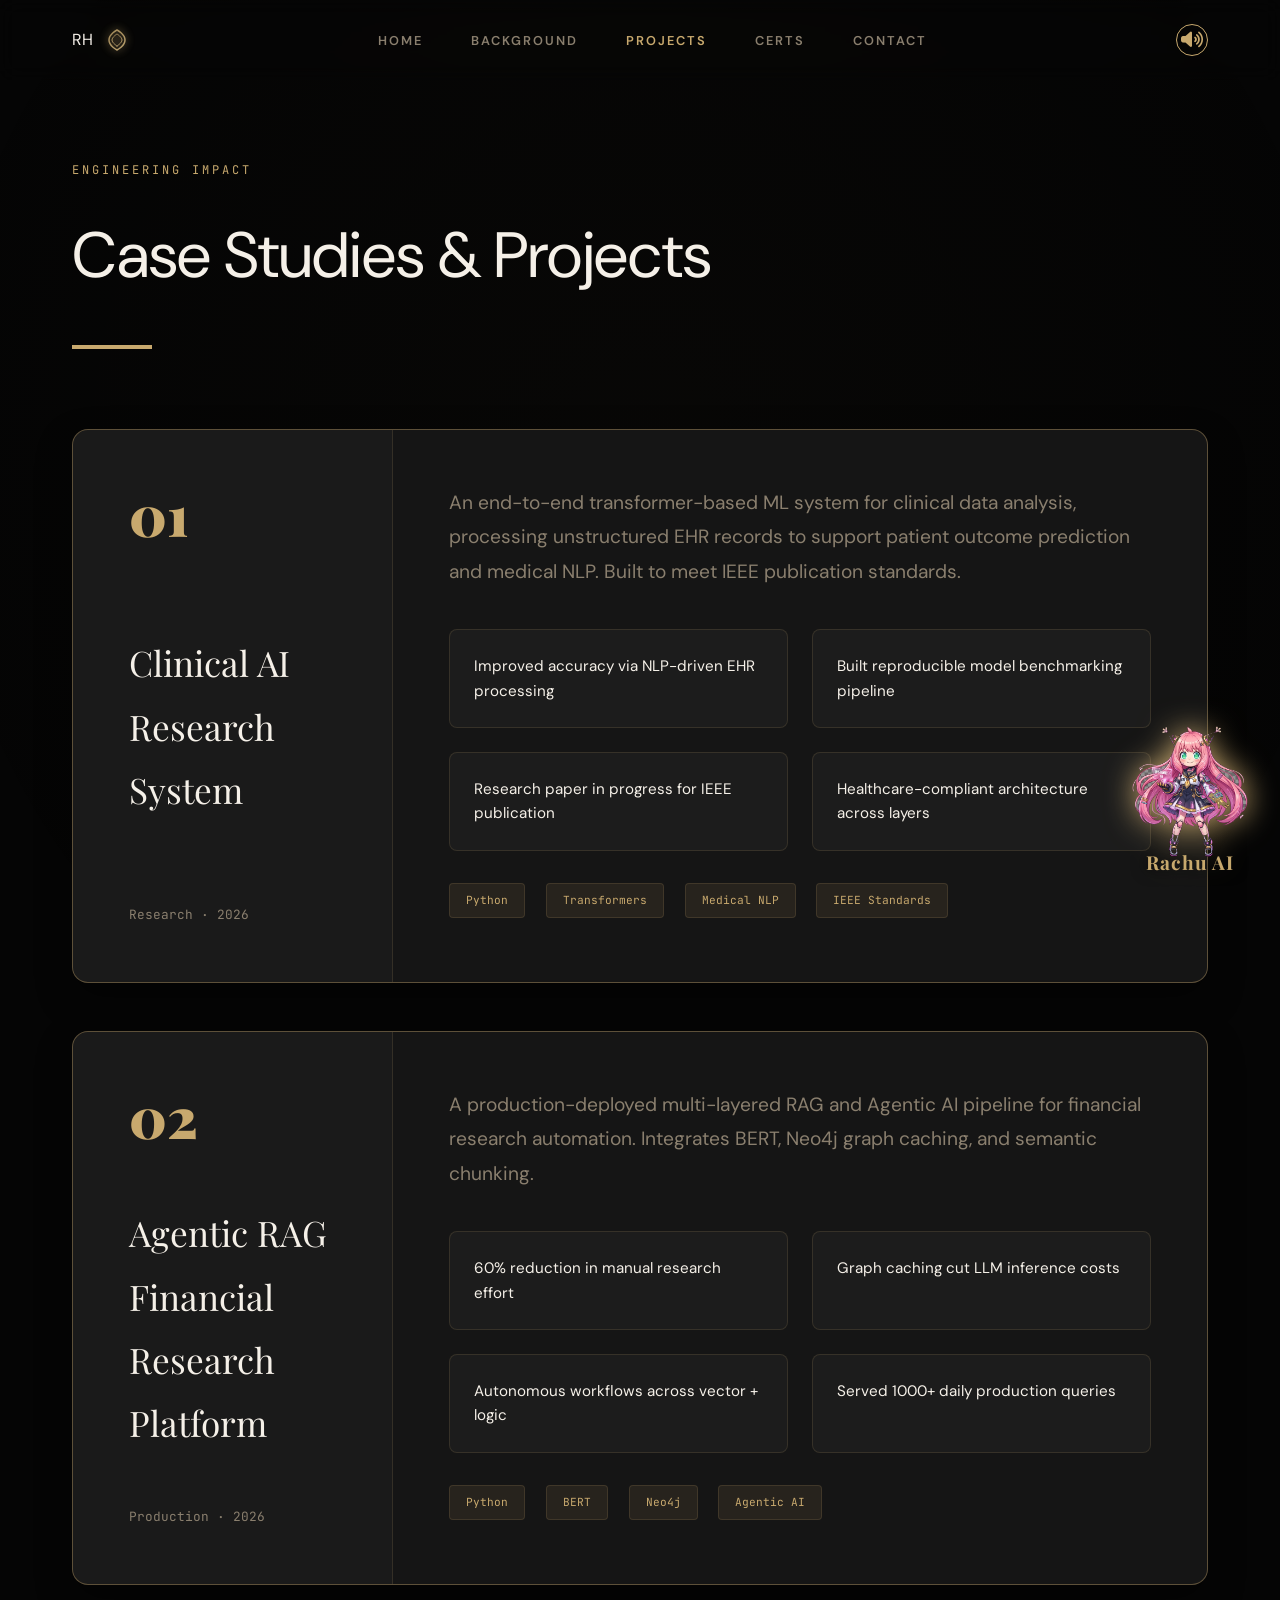
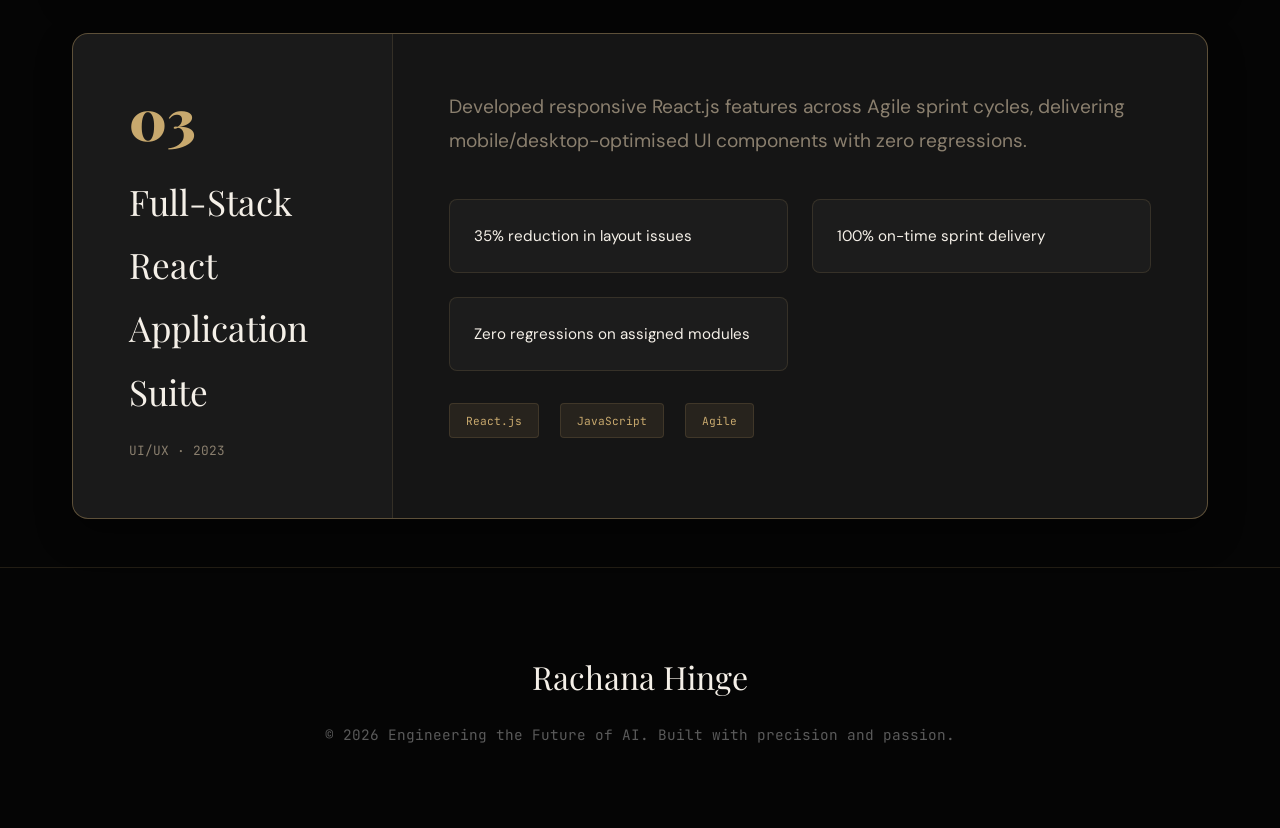
<file: projects.html>
<!DOCTYPE html>
<html lang="en">
<head>
    <meta charset="UTF-8"/>
    <meta name="viewport" content="width=device-width,initial-scale=1.0"/>
    <title>Projects — Rachana Hinge</title>
    <link href="https://fonts.googleapis.com/css2?family=Playfair+Display:ital,wght@0,400;0,700;0,900;1,400&family=DM+Sans:wght@300;400;500;600&family=JetBrains+Mono:wght@400;600&display=swap" rel="stylesheet"/>
    <link rel="stylesheet" href="https://cdnjs.cloudflare.com/ajax/libs/font-awesome/6.5.0/css/all.min.css"/>
    <link rel="stylesheet" href="style.css"/>
</head>
<body>

<div class="bg-mesh"></div>
<canvas id="neural-canvas"></canvas>

<nav id="navbar">
    <div class="section-inner" style="display:flex; justify-content:space-between; align-items:center; width:100%;">
        <div style="display:flex; align-items:center; gap:12px;">
            <a href="index.html" class="logo">RH</a>
            <svg width="24" height="24" viewBox="0 0 24 24" fill="none" xmlns="http://www.w3.org/2000/svg" style="opacity:0.8; filter: drop-shadow(0 0 5px var(--accent-gold));">
                <path d="M12 22C12 22 20 18 20 12C20 6 12 2 12 2C12 2 4 6 4 12C4 18 12 22 12 22Z" stroke="url(#goldGradient)" stroke-width="1.5" stroke-linecap="round"/>
                <path d="M12 18C12 18 17 15 17 12C17 9 12 6 12 6C12 6 7 9 7 12C7 15 12 18 12 18Z" stroke="url(#goldGradient)" stroke-width="1" stroke-linecap="round"/>
                <defs><linearGradient id="goldGradient" x1="4" y1="2" x2="20" y2="22" gradientUnits="userSpaceOnUse"><stop stop-color="#c8a96e"/><stop offset="1" stop-color="#e8c98a"/></linearGradient></defs>
            </svg>
        </div>
        <ul class="nav-links">
            <li><a href="index.html">Home</a></li>
            <li><a href="background.html">Background</a></li>
            <li><a href="projects.html" class="active">Projects</a></li>
            <li><a href="certifications.html">Certs</a></li>
            <li><a href="index.html#contact">Contact</a></li>
        </ul>
        <div id="nav-actions" style="display:flex; gap:10px;"></div>
    </div>
</nav>

<section style="padding-top:160px;">
    <div class="section-inner">
        <div class="section-label">Engineering Impact</div>
        <div class="section-title">Case Studies & Projects</div>
        <div class="section-line"></div>

        <!-- Project 1 -->
        <div class="proj-card reveal">
            <div class="proj-left">
                <div class="proj-num">01</div>
                <div class="proj-title">Clinical AI Research System</div>
                <div style="font-size:.8rem;color:var(--text-secondary);margin-top:.5rem;font-family:'JetBrains Mono',monospace;">Research · 2026</div>
            </div>
            <div class="proj-right">
                <p class="proj-desc">An end-to-end transformer-based ML system for clinical data analysis, processing unstructured EHR records to support patient outcome prediction and medical NLP. Built to meet IEEE publication standards.</p>
                <div style="display:grid;grid-template-columns:1fr 1fr;gap:1.5rem;margin:2rem 0;">
                    <div class="outcome-box">Improved accuracy via NLP-driven EHR processing</div>
                    <div class="outcome-box">Built reproducible model benchmarking pipeline</div>
                    <div class="outcome-box">Research paper in progress for IEEE publication</div>
                    <div class="outcome-box">Healthcare-compliant architecture across layers</div>
                </div>
                <div style="display:flex;flex-wrap:wrap;gap:.8rem;">
                    <span class="tag">Python</span><span class="tag">Transformers</span><span class="tag">Medical NLP</span><span class="tag">IEEE Standards</span>
                </div>
            </div>
        </div>

        <!-- Project 2 -->
        <div class="proj-card reveal">
            <div class="proj-left">
                <div class="proj-num">02</div>
                <div class="proj-title">Agentic RAG Financial Research Platform</div>
                <div style="font-size:.8rem;color:var(--text-secondary);margin-top:.5rem;font-family:'JetBrains Mono',monospace;">Production · 2026</div>
            </div>
            <div class="proj-right">
                <p class="proj-desc">A production-deployed multi-layered RAG and Agentic AI pipeline for financial research automation. Integrates BERT, Neo4j graph caching, and semantic chunking.</p>
                <div style="display:grid;grid-template-columns:1fr 1fr;gap:1.5rem;margin:2rem 0;">
                    <div class="outcome-box">60% reduction in manual research effort</div>
                    <div class="outcome-box">Graph caching cut LLM inference costs</div>
                    <div class="outcome-box">Autonomous workflows across vector + logic</div>
                    <div class="outcome-box">Served 1000+ daily production queries</div>
                </div>
                <div style="display:flex;flex-wrap:wrap;gap:.8rem;">
                    <span class="tag">Python</span><span class="tag">BERT</span><span class="tag">Neo4j</span><span class="tag">Agentic AI</span>
                </div>
            </div>
        </div>

        <!-- Project 3 -->
        <div class="proj-card reveal">
            <div class="proj-left">
                <div class="proj-num">03</div>
                <div class="proj-title">Full-Stack React Application Suite</div>
                <div style="font-size:.8rem;color:var(--text-secondary);margin-top:.5rem;font-family:'JetBrains Mono',monospace;">UI/UX · 2023</div>
            </div>
            <div class="proj-right">
                <p class="proj-desc">Developed responsive React.js features across Agile sprint cycles, delivering mobile/desktop-optimised UI components with zero regressions.</p>
                <div style="display:grid;grid-template-columns:1fr 1fr;gap:1.5rem;margin:2rem 0;">
                    <div class="outcome-box">35% reduction in layout issues</div>
                    <div class="outcome-box">100% on-time sprint delivery</div>
                    <div class="outcome-box">Zero regressions on assigned modules</div>
                </div>
                <div style="display:flex;flex-wrap:wrap;gap:.8rem;">
                    <span class="tag">React.js</span><span class="tag">JavaScript</span><span class="tag">Agile</span>
                </div>
            </div>
        </div>
    </div>
</section>

<!-- CHATBOT -->
<div class="bot-toggle">
    <img src="assets/rachu-avatar.png" alt="Rachu" class="toggle-avatar">
    <span class="toggle-name">Rachu AI</span>
</div>
<div class="bot-window">
    <div class="bot-header">
        <div style="display:flex; align-items:center; gap:12px;">
            <img src="assets/rachu-avatar.png" alt="AI Avatar" class="bot-avatar">
            <span>Rachana</span>
        </div>
        <div class="bot-close" style="cursor:pointer; opacity:0.6;"><i class="fas fa-times"></i></div>
    </div>
    <div class="bot-messages" id="bot-messages">
        <div class="bot-msg ai">Hi. Ready.</div>
    </div>
    <div class="bot-input-area">
        <input type="text" class="bot-input" id="bot-input" placeholder="Ask about her projects...">
        <button class="bot-send" id="bot-send"><i class="fas fa-paper-plane"></i></button>
    </div>
</div>

<footer>
    <div class="section-inner">
        <div class="footer-name">Rachana Hinge</div>
        <div class="footer-copy">© 2026 Engineering the Future of AI. Built with precision and passion.</div>
    </div>
</footer>

<script src="main.js"></script>
</body>
</html>
</file>
<file: style.css>
:root {
  /* Design Tokens */
  --bg-dark: #050505;
  --bg-card: #0d0d0d;
  --bg-card-hover: #151515;
  --accent-gold: #c8a96e;
  --accent-gold-bright: #e8c98a;
  --text-primary: #f5f0e8;
  --text-secondary: #8a7f6e;
  --text-muted: #5a5a5a;
  --border-subtle: rgba(200, 169, 110, 0.15);
  --border-active: rgba(200, 169, 110, 0.4);
  --glow-gold: rgba(200, 169, 110, 0.2);
  --radius-lg: 16px;
  --container-width: 1200px;
  --nav-height: 80px;
}

body.day-mode {
  --bg-dark: #f0f4f8;
  --bg-card: #ffffff;
  --bg-card-hover: #f9fbff;
  --accent-gold: #1b4965;
  --accent-gold-bright: #5fa8d3;
  --text-primary: #1b263b;
  --text-secondary: #415a77;
  --text-muted: #778da9;
  --border-subtle: rgba(27, 73, 101, 0.1);
  --border-active: rgba(27, 73, 101, 0.3);
  --glow-gold: rgba(95, 168, 211, 0.2);
}

* { margin: 0; padding: 0; box-sizing: border-box; }
html { scroll-behavior: smooth; }
body { background: var(--bg-dark); color: var(--text-primary); font-family: 'DM Sans', sans-serif; line-height: 1.8; overflow-x: hidden; transition: background 0.5s ease, color 0.5s ease; }

h1, h2, h3, h4 { font-family: 'Playfair Display', serif; font-weight: 900; }
a { text-decoration: none; color: inherit; transition: 0.3s; }
ul { list-style: none; }

.section-inner { max-width: var(--container-width); margin: 0 auto; padding: 0 2rem; position: relative; z-index: 2; }
.section-label { font-family: 'JetBrains Mono', monospace; color: var(--accent-gold); font-size: 0.75rem; letter-spacing: 3px; text-transform: uppercase; margin-bottom: 1rem; display: block; }
.section-title { font-size: clamp(2.5rem, 5vw, 4rem); margin-bottom: 2rem; color: var(--text-primary); }
.section-line { width: 80px; height: 4px; background: var(--accent-gold); margin-bottom: 5rem; }

/* NAVBAR */
nav { position: fixed; top: 0; width: 100%; height: var(--nav-height); display: flex; align-items: center; justify-content: center; z-index: 1000; transition: 0.4s; background: transparent; backdrop-filter: blur(10px); }
nav.scrolled { height: 70px; background: rgba(5,5,5,0.9); border-bottom: 1px solid var(--border-subtle); }
body.day-mode nav.scrolled { background: rgba(240,244,248,0.9); }

.nav-links { display: flex; gap: 3rem; }
.nav-links a { font-size: 0.8rem; font-weight: 600; text-transform: uppercase; letter-spacing: 2px; color: var(--text-secondary); }
.nav-links a:hover, .nav-links a.active { color: var(--accent-gold); }

/* HERO */
#landing { min-height: 100vh; display: flex; align-items: center; position: relative; padding-top: 100px; }
.hero-content { max-width: 900px; }
.hero-grid { display: grid; grid-template-columns: 1.2fr 1fr; gap: 4rem; align-items: center; min-height: 80vh; }
.hero-visual { position: relative; display: flex; justify-content: center; }
.visual-wrap { position: relative; width: 100%; max-width: 450px; border-radius: var(--radius-lg); overflow: hidden; border: 1px solid var(--accent-gold); box-shadow: 0 0 40px rgba(200,169,110,0.2); animation: float 6s ease-in-out infinite; }
.visual-wrap img { width: 100%; display: block; filter: brightness(0.9) contrast(1.1); }
.visual-glow { position: absolute; inset: 0; background: radial-gradient(circle at center, transparent 30%, rgba(0,0,0,0.5)); pointer-events: none; }

@keyframes float { 0%, 100% { transform: translateY(0); } 50% { transform: translateY(-20px); } }

.hero-tag { display: inline-block; padding: 0.6rem 1.2rem; background: rgba(200,169,110,0.1); border: 1px solid var(--border-subtle); border-radius: 50px; color: var(--accent-gold); font-family: 'JetBrains Mono', monospace; font-size: 0.7rem; letter-spacing: 2px; margin-bottom: 2.5rem; }
.hero-name { font-size: clamp(3rem, 7.5vw, 4.8rem); margin-bottom: 1.5rem; letter-spacing: -1px; white-space: nowrap; }
.hero-name span { color: var(--accent-gold); }
.hero-desig { font-size: 1.6rem; color: var(--accent-gold); font-weight: 700; margin-bottom: 2rem; width: 100%; border-left: 2px solid var(--accent-gold); padding-left: 1.5rem; }
.hero-intro { max-width: 650px; font-size: 1.15rem; margin-bottom: 3.5rem; color: var(--text-secondary); }

.hero-stats { display: flex; gap: 4rem; margin-bottom: 4rem; padding: 2rem; background: rgba(255,255,255,0.02); border: 1px solid var(--border-subtle); border-radius: var(--radius-lg); backdrop-filter: blur(10px); width: fit-content; }
.stat-num { display: block; font-size: 2.2rem; font-family: 'Playfair Display', serif; font-weight: 900; color: var(--text-primary); line-height: 1; margin-bottom: 0.5rem; }
.stat-label { font-size: 0.7rem; font-family: 'JetBrains Mono', monospace; text-transform: uppercase; color: var(--text-muted); letter-spacing: 1px; }

.cta-row { display: flex; gap: 1.5rem; margin-bottom: 3.5rem; }
.btn-primary, .btn-outline { width: 250px; text-align: center; padding: 1.2rem 0; border-radius: 4px; font-weight: 700; font-size: 0.9rem; text-transform: uppercase; letter-spacing: 1.5px; transition: 0.4s; }
.btn-primary { background: var(--accent-gold); color: var(--bg-dark); }
.btn-outline { border: 1px solid var(--border-subtle); color: var(--text-primary); }
.btn-primary:hover { background: var(--accent-gold-bright); transform: translateY(-3px); box-shadow: 0 10px 20px rgba(200,169,110,0.2); }
.btn-outline:hover { background: var(--border-subtle); transform: translateY(-3px); }

/* SOCIAL ICONS */
.social-row { display: flex; gap: 1.2rem; margin-top: 3rem; }
.social-icon { 
    width: 48px; 
    height: 48px; 
    border: 1px solid var(--border-subtle); 
    border-radius: 50%; 
    display: flex; 
    align-items: center; 
    justify-content: center; 
    color: var(--text-primary); 
    font-size: 1.1rem; 
    transition: all 0.4s ease; 
}
.social-icon:hover { 
    background: var(--accent-gold); 
    color: var(--bg-dark); 
    transform: translateY(-5px) scale(1.1); 
    box-shadow: 0 15px 30px rgba(0,0,0,0.4); 
    border-color: var(--accent-gold);
}

/* ABOUT & CARDS */
.about-grid { display: grid; grid-template-columns: 1fr 1.2fr; gap: 6rem; align-items: center; }
.about-photo { position: relative; border-radius: var(--radius-lg); overflow: hidden; border: 1px solid var(--border-subtle); }
.about-photo img { width: 100%; filter: none; opacity: 1; transition: 0.5s; }
.about-photo:hover img { transform: scale(1.05); }

.mv-grid { display: grid; grid-template-columns: 1fr 1fr; gap: 2rem; margin-top: 3.5rem; }
.mv-card { background: var(--bg-card); border: 1px solid var(--border-subtle); padding: 2rem; border-radius: var(--radius-lg); }
.mv-card h4 { color: var(--accent-gold); margin-bottom: 1rem; }

/* EXPERIENCE & PROJECTS */
.exp-card, .proj-card { display: grid; grid-template-columns: 320px 1fr; background: var(--bg-card-hover); border: 1px solid var(--border-active); border-radius: var(--radius-lg); margin-bottom: 3rem; overflow: hidden; transition: 0.4s; box-shadow: 0 15px 35px rgba(0,0,0,0.4); }
.exp-card:hover, .proj-card:hover { border-color: var(--accent-gold); transform: translateY(-8px); box-shadow: 0 30px 60px rgba(0,0,0,0.4); }
.proj-num { font-family: 'Playfair Display', serif; font-size: 3.5rem; color: var(--accent-gold); font-weight: 900; margin-bottom: 1.5rem; line-height: 1; display: block; }

.exp-left, .proj-left { padding: 3.5rem; background: rgba(255,255,255,0.02); border-right: 1px solid var(--border-subtle); display: flex; flex-direction: column; justify-content: space-between; position: relative; }
.exp-right, .proj-right { padding: 3.5rem; }

.exp-company, .proj-title { font-family: 'Playfair Display', serif; font-size: 2.2rem; color: var(--text-primary); margin-bottom: 0.5rem; }
.exp-duration { font-family: 'JetBrains Mono', monospace; font-size: 0.8rem; color: var(--accent-gold); letter-spacing: 1px; }
.exp-role { font-size: 1.3rem; font-weight: 700; margin-bottom: 2rem; color: var(--accent-gold); }
.exp-list li { margin-bottom: 1.2rem; padding-left: 1.5rem; position: relative; color: var(--text-secondary); font-size: 1.1rem; }
.exp-list li::before { content: '✦'; position: absolute; left: 0; color: var(--accent-gold); }

.proj-desc { font-size: 1.2rem; color: var(--text-secondary); margin-bottom: 2.5rem; }
.outcome-box { background: rgba(255,255,255,0.03); padding: 1.5rem; border-radius: 8px; border: 1px solid var(--border-subtle); font-size: 0.95rem; line-height: 1.6; }
.tag { display: inline-block; padding: 0.4rem 1rem; background: rgba(200,169,110,0.1); border: 1px solid var(--border-subtle); border-radius: 4px; font-size: 0.7rem; color: var(--accent-gold); margin: 0 0.5rem 0.5rem 0; font-family: 'JetBrains Mono', monospace; }

/* EDUCATION & CERTIFICATIONS */
.edu-grid { display: grid; grid-template-columns: 1fr 1fr; gap: 3rem; }
.edu-card, .cert-card { background: var(--bg-card); border: 1px solid var(--border-subtle); padding: 3.5rem; border-radius: var(--radius-lg); transition: 0.4s; }
.edu-card:hover, .cert-card:hover { border-color: var(--accent-gold); transform: translateY(-8px); }
.edu-qual { font-size: 1.8rem; margin-bottom: 1rem; color: var(--text-primary); }
.edu-inst { color: var(--accent-gold); font-weight: 700; margin-bottom: 1rem; }
.edu-meta { font-family: 'JetBrains Mono', monospace; font-size: 0.75rem; color: var(--text-secondary); }

.cert-thumb { height: 220px; background: #111; overflow: hidden; display: flex; align-items: center; justify-content: center; border-radius: 8px; margin-bottom: 2rem; }
.cert-thumb img { width: 100%; height: 100%; object-fit: cover; opacity: 0.8; transition: 0.5s; }
.cert-card:hover img { opacity: 1; transform: scale(1.05); }

/* SKILLS */
.skills-grid { display: grid; grid-template-columns: repeat(auto-fit, minmax(320px, 1fr)); gap: 3rem; }
.skill-card { background: var(--bg-card); border: 1px solid var(--border-subtle); padding: 3.5rem; border-radius: var(--radius-lg); transition: 0.4s; }
.skill-cat { font-family: 'Playfair Display', serif; font-size: 1.6rem; margin-bottom: 2.5rem; }
.skill-item { margin-bottom: 2rem; }
.skill-row { display: flex; justify-content: space-between; margin-bottom: 0.8rem; font-family: 'JetBrains Mono', monospace; font-size: 0.8rem; }
.skill-bar { height: 4px; background: rgba(255,255,255,0.05); border-radius: 10px; overflow: hidden; }
.skill-fill { width: 0; height: 100%; background: var(--accent-gold); transition: 1.5s cubic-bezier(0.19, 1, 0.22, 1); }

.bot-toggle { position: fixed; bottom: 20px; right: 20px; background: transparent; border: none; display: flex; flex-direction: column; align-items: center; gap: 0; cursor: pointer; z-index: 10001; transition: 0.4s; }
.bot-toggle:hover { transform: scale(1.1); }
.toggle-avatar { width: 140px; height: 140px; object-fit: contain; filter: drop-shadow(0 0 15px var(--accent-gold)); }
.toggle-name { font-family: 'Playfair Display', serif; font-weight: 700; color: var(--accent-gold); letter-spacing: 1px; font-size: 1.2rem; text-shadow: 0 0 15px rgba(0,0,0,1); margin-top: -15px; text-align: center; }

@keyframes pulse-float {
    0%, 100% { transform: translateY(0); box-shadow: 0 15px 40px rgba(0,0,0,0.5); }
    50% { transform: translateY(-10px); box-shadow: 0 25px 50px rgba(200,169,110,0.3); }
}
.bot-window { position: fixed; bottom: 100px; right: 30px; width: 400px; max-height: 80vh; background: rgba(5,5,5,0.25); border: 1px solid var(--border-subtle); border-radius: 25px; z-index: 10001; box-shadow: 0 40px 100px rgba(0,0,0,0.8); visibility: hidden; opacity: 0; transform: translateY(30px); transition: 0.6s cubic-bezier(0.19, 1, 0.22, 1); overflow: hidden; display:flex; flex-direction:column; backdrop-filter: blur(30px); -webkit-backdrop-filter: blur(30px); }
.bot-window.visible { visibility: visible; opacity: 1; transform: translateY(0); }
.bot-avatar { width: 45px; height: 45px; border-radius: 50%; border: 2px solid var(--accent-gold); object-fit: cover; background: #000; flex-shrink: 0; box-shadow: 0 0 20px var(--accent-gold); }
.bot-header { padding: 1.5rem; background: rgba(200,169,110,0.08); border-bottom: 1px solid var(--border-subtle); display: flex; justify-content: space-between; align-items: center; font-family: 'Playfair Display', serif; font-size: 1.2rem; font-weight: 700; color: var(--text-primary); }
.bot-messages { flex: 1; overflow-y: auto; padding: 1.5rem; display: flex; flex-direction: column; gap: 1rem; scrollbar-width: none; }
.bot-msg { max-width: 85%; padding: 1rem 1.2rem; border-radius: 18px; font-size: 0.95rem; line-height: 1.5; }
.bot-msg.ai { background: rgba(200,169,110,0.1); color: var(--text-primary); align-self: flex-start; border-bottom-left-radius: 4px; border: 1px solid rgba(200,169,110,0.2); }
.bot-msg.user { background: var(--accent-gold); color: var(--bg-dark); align-self: flex-end; border-bottom-right-radius: 4px; font-weight: 600; }
.bot-input-area { padding: 1.2rem; background: rgba(255,255,255,0.03); border-top: 1px solid var(--border-subtle); display: flex; gap: 10px; }
.bot-input { flex: 1; background: rgba(255,255,255,0.05); border: 1px solid var(--border-subtle); border-radius: 12px; padding: 0.8rem 1.2rem; color: var(--text-primary); font-family: inherit; font-size: 0.9rem; outline: none; }
.bot-send { width: 45px; height: 45px; background: var(--accent-gold); color: var(--bg-dark); border: none; border-radius: 12px; cursor: pointer; transition: 0.3s; display: flex; align-items: center; justify-content: center; }
.bot-send:hover { background: var(--accent-gold-bright); transform: scale(1.05); }

/* COMMON */
.reveal { opacity: 0; transform: translateY(40px); transition: 1s cubic-bezier(0.19, 1, 0.22, 1); }
.reveal.visible { opacity: 1; transform: translateY(0); }
#neural-canvas { position: fixed; top: 0; left: 0; width: 100%; height: 100%; z-index: -1; pointer-events: none; opacity: 0.4; }
.bg-mesh { position: fixed; top: 0; left: 0; width: 100%; height: 100%; z-index: -2; background: radial-gradient(circle at 50% 50%, rgba(200,169,110,0.02) 0%, transparent 100%); }

/* CONTACT SECTION */
.contact-grid { display: grid; grid-template-columns: 1fr 1fr; gap: 4rem; }
.form-card { background: var(--bg-card-hover); border: 1px solid var(--border-active); padding: 3.5rem; border-radius: var(--radius-lg); position: relative; box-shadow: 0 20px 50px rgba(0,0,0,0.5); }
.form-card h3 { font-size: 1.8rem; margin-bottom: 2.5rem; color: var(--text-primary); }

.field-wrap { position: relative; margin-bottom: 2.5rem; }
.field-wrap input, .field-wrap textarea { width: 100%; padding: 1rem 0; background: transparent; border: none; border-bottom: 1px solid var(--border-subtle); color: var(--text-primary); font-size: 1rem; outline: none; transition: 0.3s; }
.field-label { position: absolute; left: 0; top: 1rem; color: var(--text-secondary); pointer-events: none; transition: 0.3s; font-size: 1rem; }

.field-wrap input:focus ~ .field-label,
.field-wrap input:not(:placeholder-shown) ~ .field-label,
.field-wrap textarea:focus ~ .field-label,
.field-wrap textarea:not(:placeholder-shown) ~ .field-label { top: -1.2rem; font-size: 0.75rem; color: var(--accent-gold); font-family: 'JetBrains Mono', monospace; text-transform: uppercase; letter-spacing: 1px; }

.field-wrap input:focus, .field-wrap textarea:focus { border-bottom-color: var(--accent-gold); }

.send-btn { background: var(--accent-gold); color: var(--bg-dark); padding: 1.2rem 2.5rem; border: none; border-radius: 4px; font-weight: 700; font-size: 0.9rem; text-transform: uppercase; letter-spacing: 1.5px; cursor: pointer; transition: 0.3s; }
.send-btn:hover { background: var(--accent-gold-bright); transform: translateY(-3px); box-shadow: 0 10px 20px rgba(0,0,0,0.3); }

/* FOOTER */
footer { padding: 5rem 2rem; background: var(--bg-dark); border-top: 1px solid var(--border-subtle); text-align: center; }
.footer-name { font-family: 'Playfair Display', serif; font-size: 2rem; color: var(--text-primary); margin-bottom: 1rem; }
.footer-copy { color: var(--text-muted); font-size: 0.9rem; font-family: 'JetBrains Mono', monospace; }

/* LOTUS INTRO */
#lotus-preloader { position: fixed; inset: 0; background: #050505; z-index: 10000; display: flex; align-items: center; justify-content: center; transition: 1.5s ease; }
.lotus-wrap { position: relative; width: 250px; height: 250px; display: flex; align-items: center; justify-content: center; }
.petal { position: absolute; width: 50px; height: 120px; background: linear-gradient(to top, var(--accent-gold), transparent); clip-path: ellipse(50% 50% at 50% 100%); transform-origin: center bottom; bottom: 50%; opacity: 0; transition: 2s cubic-bezier(0.19, 1, 0.22, 1); }

.p1 { transform: rotate(0deg); }
.p2 { transform: rotate(45deg); }
.p3 { transform: rotate(90deg); }
.p4 { transform: rotate(135deg); }
.p5 { transform: rotate(180deg); }
.p6 { transform: rotate(225deg); }
.p7 { transform: rotate(270deg); }
.p8 { transform: rotate(315deg); }

#lotus-preloader.active .petal { opacity: 0.6; }
#lotus-preloader.active .p1 { transform: rotate(0deg) translateY(-20px) scale(1.4); }
#lotus-preloader.active .p2 { transform: rotate(45deg) translateY(-20px) scale(1.4); }
#lotus-preloader.active .p3 { transform: rotate(90deg) translateY(-20px) scale(1.4); }
#lotus-preloader.active .p4 { transform: rotate(135deg) translateY(-20px) scale(1.4); }
#lotus-preloader.active .p5 { transform: rotate(180deg) translateY(-20px) scale(1.4); }
#lotus-preloader.active .p6 { transform: rotate(225deg) translateY(-20px) scale(1.4); }
#lotus-preloader.active .p7 { transform: rotate(270deg) translateY(-20px) scale(1.4); }
#lotus-preloader.active .p8 { transform: rotate(315deg) translateY(-20px) scale(1.4); }

.lotus-center { font-family: 'Playfair Display', serif; font-size: 2.5rem; color: var(--accent-gold); z-index: 10; opacity: 0; transition: 3s; }
#lotus-preloader.active .lotus-center { opacity: 1; }

body.loading { overflow: hidden; }
#lotus-preloader.finished { opacity: 0; pointer-events: none; }

@media (max-width: 768px) {
    .contact-grid { grid-template-columns: 1fr; }
    .exp-card, .proj-card, .about-grid, .edu-grid, .mv-grid { grid-template-columns: 1fr; }
    .exp-left, .proj-left { border-right: none; border-bottom: 1px solid var(--border-subtle); padding: 2.5rem; }
    .nav-links { display: none; }
}
</file>
